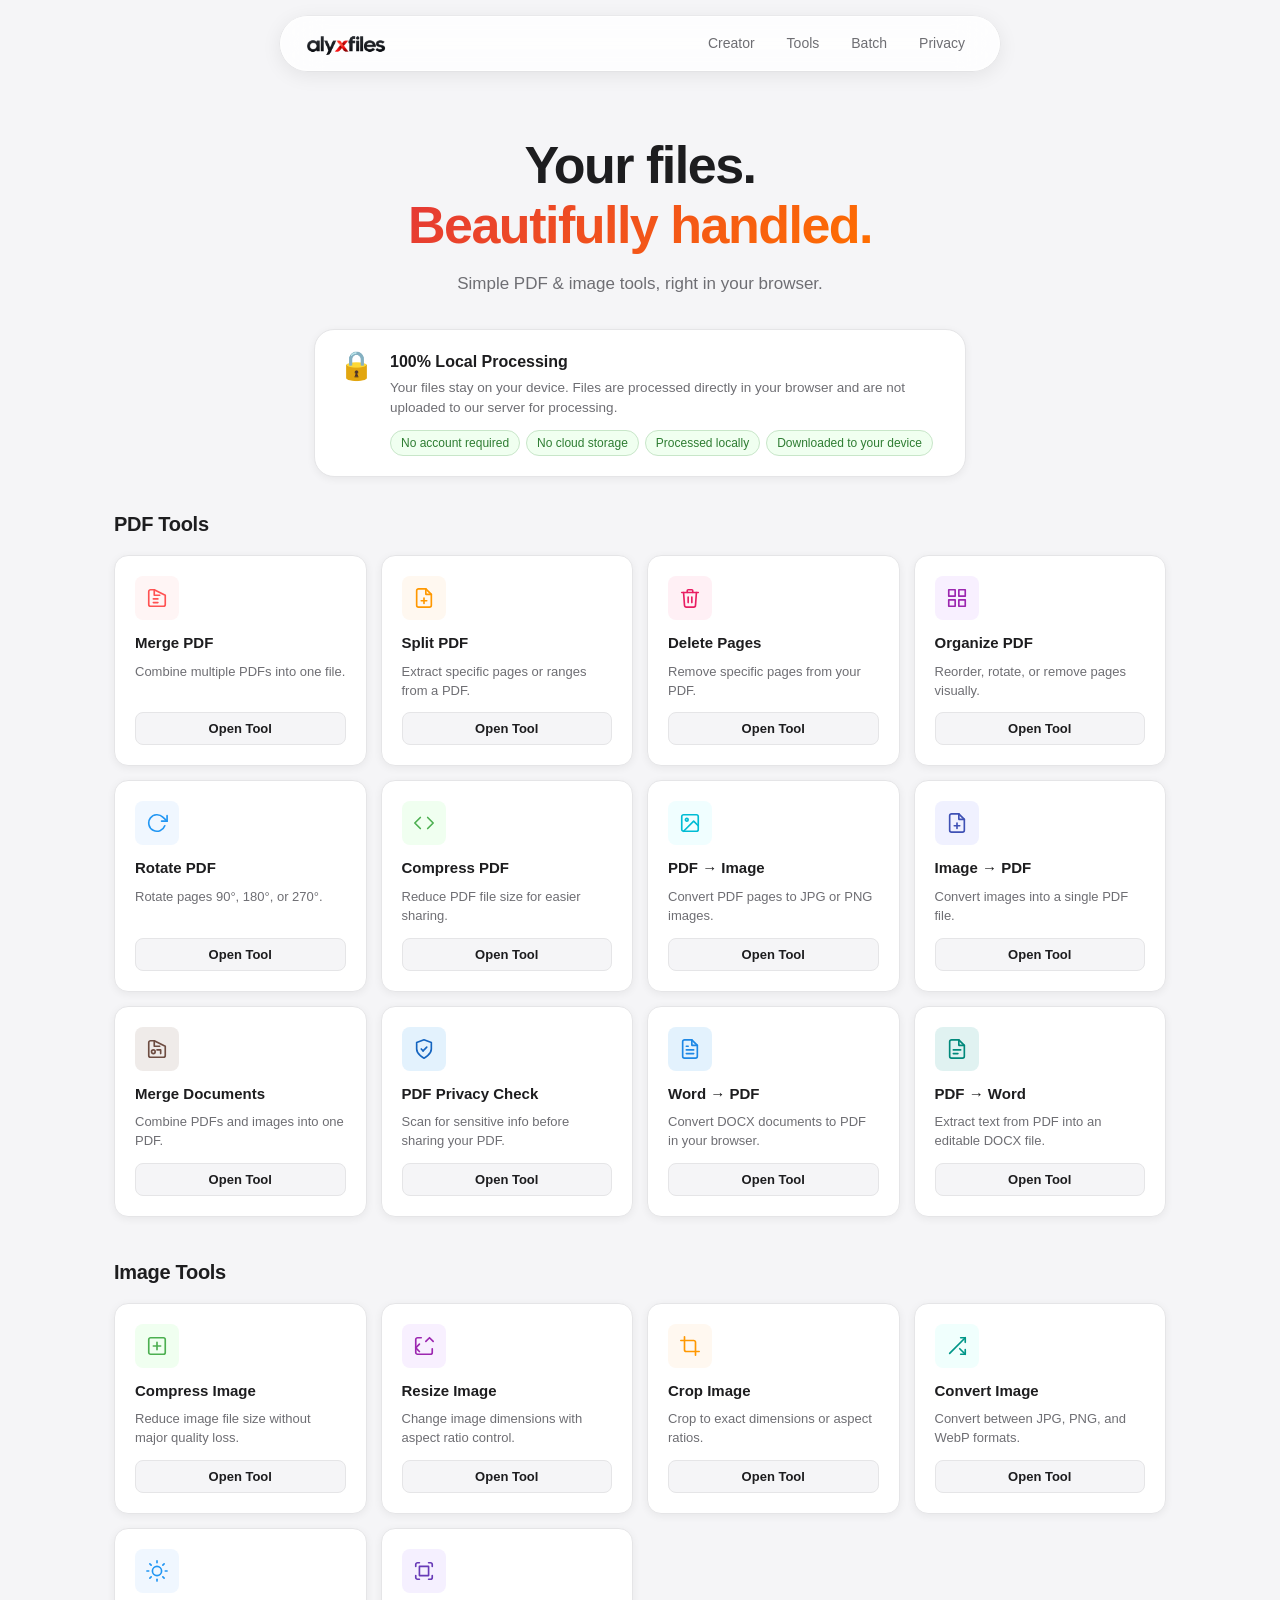
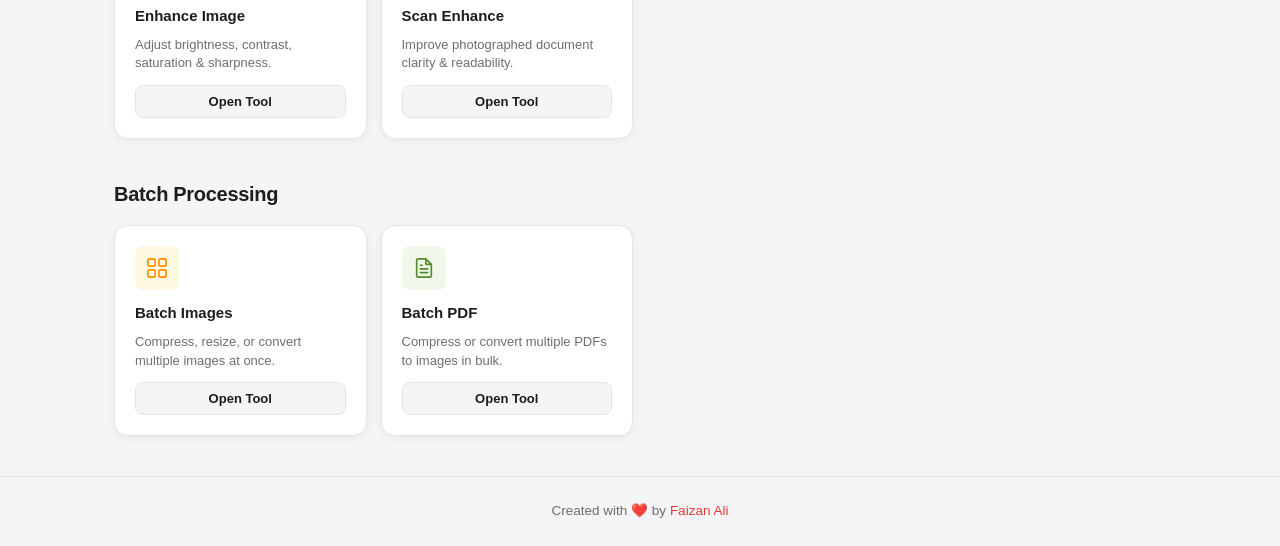
<file: index.html>
<!DOCTYPE html>
<html lang="en">

<head>
  <meta charset="UTF-8" />
  <meta name="viewport" content="width=device-width, initial-scale=1.0" />
  <meta name="description"
    content="alyxfiles – Simple PDF and image tools that run entirely in your browser. No uploads. No cloud. 100% private." />
  <title>alyxfiles – PDF & Image Tools</title>
  <link rel="stylesheet" href="./style.css" />
  <!-- PWA -->
  <link rel="manifest" href="./manifest.json">
  <meta name="theme-color" content="#E53935">
  <meta name="apple-mobile-web-app-capable" content="yes">
  <meta name="apple-mobile-web-app-status-bar-style" content="default">
  <meta name="apple-mobile-web-app-title" content="alyxfiles">
  <link rel="apple-touch-icon" href="./assets/alyxfiles-icon.png">
</head>
<link rel="icon" href="./assets/alyxfiles-icon.png" type="image/png">

<body>

  <!-- ===================== NAVIGATION ===================== -->
  <nav class="navbar" id="navbar">
    <div class="nav-inner">
      <!-- Logo -->
      <a href="#" class="nav-logo" onclick="showHome(); return false;" aria-label="alyxfiles home">
        <img src="./assets/logo.png" alt="alyxfiles logo" class="nav-logo-img"
          onerror="this.style.display='none'; this.nextElementSibling.style.display='flex';" />
        <span class="nav-logo-text" style="display:none;">aly<span class="red">x</span>files</span>
      </a>

      <!-- Desktop links -->
      <div class="nav-links" id="navLinks">
        <button type="button" class="nav-link" id="navCreatorBtn" onclick="openCreatorModal(); closeMenu();" aria-haspopup="dialog" aria-controls="creatorModalBackdrop">Creator</button>
        <a href="#tools-section" class="nav-link" onclick="closeMenu()">Tools</a>
        <a href="#batch-section" class="nav-link" onclick="closeMenu()">Batch</a>
        <a href="#privacy-section" class="nav-link" onclick="closeMenu()">Privacy</a>
        <button type="button" class="nav-link" id="pwaInstallBtn" style="display:none;" onclick="pwaInstallApp()">Install App</button>
      </div>

      <!-- Mobile hamburger -->
      <button class="nav-hamburger" id="navHamburger" onclick="toggleMenu()" aria-label="Toggle menu">
        <span></span><span></span><span></span>
      </button>
    </div>
  </nav>

  <!-- ===================== HOME PAGE ===================== -->
  <main id="homePage">

    <!-- OFFLINE STATUS NOTIFICATION -->
    <div id="offlineBanner" class="offline-banner" style="display:none;" role="status">
      <div class="offline-banner-content">
        <span class="offline-banner-icon">⚡</span>
        <span class="offline-banner-text"><strong>Offline Mode Active:</strong> You are currently offline. All cached tools run 100% locally.</span>
      </div>
    </div>

    <!-- HERO -->
    <section class="hero">
      <h1 class="hero-title">Your files.<br /><span class="hero-highlight">Beautifully handled.</span></h1>
      <p class="hero-subtitle">Simple PDF &amp; image tools, right in your browser.</p>
    </section>

    <!-- PRIVACY MESSAGE -->
    <section class="privacy-card" id="privacy-section" aria-label="Privacy information">
      <div class="privacy-inner">
        <div class="privacy-icon">🔒</div>
        <div class="privacy-content">
          <h2 class="privacy-title">100% Local Processing</h2>
          <p class="privacy-desc">Your files stay on your device. Files are processed directly in your browser and are
            not uploaded to our server for processing.</p>
          <div class="privacy-badges">
            <span class="badge">No account required</span>
            <span class="badge">No cloud storage</span>
            <span class="badge">Processed locally</span>
            <span class="badge">Downloaded to your device</span>
          </div>
        </div>
      </div>
    </section>


    <!-- PDF TOOLS -->
    <section class="tools-section" id="tools-section">
      <h2 class="section-title">PDF Tools</h2>
      <div class="tools-grid" id="pdfToolsGrid">

        <div class="tool-card" data-tool="merge-pdf" data-color="red">
          <div class="tool-icon-wrap" style="--accent:#FF5252; --accent-bg:#FFF5F5;">
            <svg class="tool-icon" viewBox="0 0 24 24" fill="none" stroke="currentColor" stroke-width="1.8"
              stroke-linecap="round" stroke-linejoin="round" aria-hidden="true">
              <path d="M9 3H5a2 2 0 0 0-2 2v14a2 2 0 0 0 2 2h14a2 2 0 0 0 2-2V9z" />
              <polyline points="9 3 9 9 15 9" />
              <path d="M13 17H8m5-4H8" />
            </svg>
          </div>
          <h3 class="tool-name">Merge PDF</h3>
          <p class="tool-desc">Combine multiple PDFs into one file.</p>
          <button class="btn-open-tool" onclick="openTool('merge-pdf')">Open Tool</button>
        </div>

        <div class="tool-card" data-tool="split-pdf" data-color="orange">
          <div class="tool-icon-wrap" style="--accent:#FF9800; --accent-bg:#FFF8F0;">
            <svg class="tool-icon" viewBox="0 0 24 24" fill="none" stroke="currentColor" stroke-width="1.8"
              stroke-linecap="round" stroke-linejoin="round" aria-hidden="true">
              <path d="M14 2H6a2 2 0 0 0-2 2v16a2 2 0 0 0 2 2h12a2 2 0 0 0 2-2V8z" />
              <polyline points="14 2 14 8 20 8" />
              <line x1="12" y1="18" x2="12" y2="12" />
              <line x1="9" y1="15" x2="15" y2="15" />
            </svg>
          </div>
          <h3 class="tool-name">Split PDF</h3>
          <p class="tool-desc">Extract specific pages or ranges from a PDF.</p>
          <button class="btn-open-tool" onclick="openTool('split-pdf')">Open Tool</button>
        </div>

        <div class="tool-card" data-tool="delete-pages" data-color="rose">
          <div class="tool-icon-wrap" style="--accent:#E91E63; --accent-bg:#FFF0F5;">
            <svg class="tool-icon" viewBox="0 0 24 24" fill="none" stroke="currentColor" stroke-width="1.8"
              stroke-linecap="round" stroke-linejoin="round" aria-hidden="true">
              <polyline points="3 6 5 6 21 6" />
              <path d="M19 6l-1 14a2 2 0 0 1-2 2H8a2 2 0 0 1-2-2L5 6" />
              <path d="M10 11v6" />
              <path d="M14 11v6" />
              <path d="M9 6V4a1 1 0 0 1 1-1h4a1 1 0 0 1 1 1v2" />
            </svg>
          </div>
          <h3 class="tool-name">Delete Pages</h3>
          <p class="tool-desc">Remove specific pages from your PDF.</p>
          <button class="btn-open-tool" onclick="openTool('delete-pages')">Open Tool</button>
        </div>

        <div class="tool-card" data-tool="organize-pdf" data-color="purple">
          <div class="tool-icon-wrap" style="--accent:#9C27B0; --accent-bg:#F8F0FF;">
            <svg class="tool-icon" viewBox="0 0 24 24" fill="none" stroke="currentColor" stroke-width="1.8"
              stroke-linecap="round" stroke-linejoin="round" aria-hidden="true">
              <rect x="3" y="3" width="7" height="7" />
              <rect x="14" y="3" width="7" height="7" />
              <rect x="14" y="14" width="7" height="7" />
              <rect x="3" y="14" width="7" height="7" />
            </svg>
          </div>
          <h3 class="tool-name">Organize PDF</h3>
          <p class="tool-desc">Reorder, rotate, or remove pages visually.</p>
          <button class="btn-open-tool" onclick="openTool('organize-pdf')">Open Tool</button>
        </div>

        <div class="tool-card" data-tool="rotate-pdf" data-color="blue">
          <div class="tool-icon-wrap" style="--accent:#2196F3; --accent-bg:#F0F7FF;">
            <svg class="tool-icon" viewBox="0 0 24 24" fill="none" stroke="currentColor" stroke-width="1.8"
              stroke-linecap="round" stroke-linejoin="round" aria-hidden="true">
              <polyline points="23 4 23 10 17 10" />
              <path d="M20.49 15a9 9 0 1 1-2.12-9.36L23 10" />
            </svg>
          </div>
          <h3 class="tool-name">Rotate PDF</h3>
          <p class="tool-desc">Rotate pages 90°, 180°, or 270°.</p>
          <button class="btn-open-tool" onclick="openTool('rotate-pdf')">Open Tool</button>
        </div>

        <div class="tool-card" data-tool="compress-pdf" data-color="green">
          <div class="tool-icon-wrap" style="--accent:#4CAF50; --accent-bg:#F0FFF0;">
            <svg class="tool-icon" viewBox="0 0 24 24" fill="none" stroke="currentColor" stroke-width="1.8"
              stroke-linecap="round" stroke-linejoin="round" aria-hidden="true">
              <polyline points="8 6 2 12 8 18" />
              <polyline points="16 6 22 12 16 18" />
            </svg>
          </div>
          <h3 class="tool-name">Compress PDF</h3>
          <p class="tool-desc">Reduce PDF file size for easier sharing.</p>
          <button class="btn-open-tool" onclick="openTool('compress-pdf')">Open Tool</button>
        </div>

        <div class="tool-card" data-tool="pdf-to-image" data-color="cyan">
          <div class="tool-icon-wrap" style="--accent:#00BCD4; --accent-bg:#F0FEFF;">
            <svg class="tool-icon" viewBox="0 0 24 24" fill="none" stroke="currentColor" stroke-width="1.8"
              stroke-linecap="round" stroke-linejoin="round" aria-hidden="true">
              <rect x="3" y="3" width="18" height="18" rx="2" />
              <circle cx="8.5" cy="8.5" r="1.5" />
              <polyline points="21 15 16 10 5 21" />
            </svg>
          </div>
          <h3 class="tool-name">PDF → Image</h3>
          <p class="tool-desc">Convert PDF pages to JPG or PNG images.</p>
          <button class="btn-open-tool" onclick="openTool('pdf-to-image')">Open Tool</button>
        </div>

        <div class="tool-card" data-tool="image-to-pdf" data-color="indigo">
          <div class="tool-icon-wrap" style="--accent:#3F51B5; --accent-bg:#F0F1FF;">
            <svg class="tool-icon" viewBox="0 0 24 24" fill="none" stroke="currentColor" stroke-width="1.8"
              stroke-linecap="round" stroke-linejoin="round" aria-hidden="true">
              <path d="M14 2H6a2 2 0 0 0-2 2v16a2 2 0 0 0 2 2h12a2 2 0 0 0 2-2V8z" />
              <polyline points="14 2 14 8 20 8" />
              <line x1="12" y1="18" x2="12" y2="12" />
              <line x1="9" y1="15" x2="15" y2="15" />
            </svg>
          </div>
          <h3 class="tool-name">Image → PDF</h3>
          <p class="tool-desc">Convert images into a single PDF file.</p>
          <button class="btn-open-tool" onclick="openTool('image-to-pdf')">Open Tool</button>
        </div>

        <div class="tool-card" data-tool="merge-documents" data-color="brown">
          <div class="tool-icon-wrap" style="--accent:#6D4C41; --accent-bg:#EFEBE9;">
            <svg class="tool-icon" viewBox="0 0 24 24" fill="none" stroke="currentColor" stroke-width="1.8"
              stroke-linecap="round" stroke-linejoin="round" aria-hidden="true">
              <path d="M9 3H5a2 2 0 0 0-2 2v14a2 2 0 0 0 2 2h14a2 2 0 0 0 2-2V9z" />
              <polyline points="9 3 9 9 15 9" />
              <circle cx="8" cy="15" r="2" />
              <polyline points="12 13 16 13 16 17" />
            </svg>
          </div>
          <h3 class="tool-name">Merge Documents</h3>
          <p class="tool-desc">Combine PDFs and images into one PDF.</p>
          <button class="btn-open-tool" onclick="openTool('merge-documents')">Open Tool</button>
        </div>

        <div class="tool-card" data-tool="privacy-check" data-color="navy">
          <div class="tool-icon-wrap" style="--accent:#1565C0; --accent-bg:#E3F2FD;">
            <svg class="tool-icon" viewBox="0 0 24 24" fill="none" stroke="currentColor" stroke-width="1.8"
              stroke-linecap="round" stroke-linejoin="round" aria-hidden="true">
              <path d="M12 22s8-4 8-10V5l-8-3-8 3v7c0 6 8 10 8 10z" />
              <line x1="9" y1="12" x2="11" y2="14" />
              <line x1="11" y1="14" x2="15" y2="10" />
            </svg>
          </div>
          <h3 class="tool-name">PDF Privacy Check</h3>
          <p class="tool-desc">Scan for sensitive info before sharing your PDF.</p>
          <button class="btn-open-tool" onclick="openTool('privacy-check')">Open Tool</button>
        </div>

        <div class="tool-card" data-tool="word-to-pdf" data-color="blue">
          <div class="tool-icon-wrap" style="--accent:#1E88E5; --accent-bg:#E3F2FD;">
            <svg class="tool-icon" viewBox="0 0 24 24" fill="none" stroke="currentColor" stroke-width="1.8"
              stroke-linecap="round" stroke-linejoin="round" aria-hidden="true">
              <path d="M14 2H6a2 2 0 0 0-2 2v16a2 2 0 0 0 2 2h12a2 2 0 0 0 2-2V8z" />
              <polyline points="14 2 14 8 20 8" />
              <line x1="16" y1="13" x2="8" y2="13" />
              <line x1="16" y1="17" x2="8" y2="17" />
              <polyline points="10 9 9 9 8 9" />
            </svg>
          </div>
          <h3 class="tool-name">Word &rarr; PDF</h3>
          <p class="tool-desc">Convert DOCX documents to PDF in your browser.</p>
          <button class="btn-open-tool" onclick="openTool('word-to-pdf')">Open Tool</button>
        </div>

        <div class="tool-card" data-tool="pdf-to-word" data-color="teal">
          <div class="tool-icon-wrap" style="--accent:#00897B; --accent-bg:#E0F2F1;">
            <svg class="tool-icon" viewBox="0 0 24 24" fill="none" stroke="currentColor" stroke-width="1.8"
              stroke-linecap="round" stroke-linejoin="round" aria-hidden="true">
              <path d="M14 2H6a2 2 0 0 0-2 2v16a2 2 0 0 0 2 2h12a2 2 0 0 0 2-2V8z" />
              <polyline points="14 2 14 8 20 8" />
              <path d="M8 13h8" />
              <path d="M8 17h5" />
            </svg>
          </div>
          <h3 class="tool-name">PDF &rarr; Word</h3>
          <p class="tool-desc">Extract text from PDF into an editable DOCX file.</p>
          <button class="btn-open-tool" onclick="openTool('pdf-to-word')">Open Tool</button>
        </div>

      </div>
    </section>

    <!-- IMAGE TOOLS -->
    <section class="tools-section">
      <h2 class="section-title">Image Tools</h2>
      <div class="tools-grid">

        <div class="tool-card" data-tool="compress-image" data-color="green">
          <div class="tool-icon-wrap" style="--accent:#4CAF50; --accent-bg:#F0FFF0;">
            <svg class="tool-icon" viewBox="0 0 24 24" fill="none" stroke="currentColor" stroke-width="1.8"
              stroke-linecap="round" stroke-linejoin="round" aria-hidden="true">
              <rect x="3" y="3" width="18" height="18" rx="2" />
              <path d="M8 12h8M12 8v8" />
            </svg>
          </div>
          <h3 class="tool-name">Compress Image</h3>
          <p class="tool-desc">Reduce image file size without major quality loss.</p>
          <button class="btn-open-tool" onclick="openTool('compress-image')">Open Tool</button>
        </div>

        <div class="tool-card" data-tool="resize-image" data-color="purple">
          <div class="tool-icon-wrap" style="--accent:#9C27B0; --accent-bg:#F8F0FF;">
            <svg class="tool-icon" viewBox="0 0 24 24" fill="none" stroke="currentColor" stroke-width="1.8"
              stroke-linecap="round" stroke-linejoin="round" aria-hidden="true">
              <path d="M21 15v4a2 2 0 0 1-2 2H5a2 2 0 0 1-2-2V5a2 2 0 0 1 2-2h4" />
              <polyline points="7 10 3 14 7 18" />
              <polyline points="14 7 18 3 22 7" />
            </svg>
          </div>
          <h3 class="tool-name">Resize Image</h3>
          <p class="tool-desc">Change image dimensions with aspect ratio control.</p>
          <button class="btn-open-tool" onclick="openTool('resize-image')">Open Tool</button>
        </div>

        <div class="tool-card" data-tool="crop-image" data-color="orange">
          <div class="tool-icon-wrap" style="--accent:#FF9800; --accent-bg:#FFF8F0;">
            <svg class="tool-icon" viewBox="0 0 24 24" fill="none" stroke="currentColor" stroke-width="1.8"
              stroke-linecap="round" stroke-linejoin="round" aria-hidden="true">
              <path d="M6 2v14a2 2 0 0 0 2 2h14" />
              <path d="M18 22V8a2 2 0 0 0-2-2H2" />
            </svg>
          </div>
          <h3 class="tool-name">Crop Image</h3>
          <p class="tool-desc">Crop to exact dimensions or aspect ratios.</p>
          <button class="btn-open-tool" onclick="openTool('crop-image')">Open Tool</button>
        </div>

        <div class="tool-card" data-tool="convert-image" data-color="teal">
          <div class="tool-icon-wrap" style="--accent:#009688; --accent-bg:#F0FFFD;">
            <svg class="tool-icon" viewBox="0 0 24 24" fill="none" stroke="currentColor" stroke-width="1.8"
              stroke-linecap="round" stroke-linejoin="round" aria-hidden="true">
              <polyline points="16 3 21 3 21 8" />
              <line x1="4" y1="20" x2="21" y2="3" />
              <polyline points="21 16 21 21 16 21" />
              <line x1="15" y1="15" x2="21" y2="21" />
            </svg>
          </div>
          <h3 class="tool-name">Convert Image</h3>
          <p class="tool-desc">Convert between JPG, PNG, and WebP formats.</p>
          <button class="btn-open-tool" onclick="openTool('convert-image')">Open Tool</button>
        </div>

        <div class="tool-card" data-tool="enhance-image" data-color="blue">
          <div class="tool-icon-wrap" style="--accent:#2196F3; --accent-bg:#F0F7FF;">
            <svg class="tool-icon" viewBox="0 0 24 24" fill="none" stroke="currentColor" stroke-width="1.8"
              stroke-linecap="round" stroke-linejoin="round" aria-hidden="true">
              <circle cx="12" cy="12" r="5" />
              <line x1="12" y1="1" x2="12" y2="3" />
              <line x1="12" y1="21" x2="12" y2="23" />
              <line x1="4.22" y1="4.22" x2="5.64" y2="5.64" />
              <line x1="18.36" y1="18.36" x2="19.78" y2="19.78" />
              <line x1="1" y1="12" x2="3" y2="12" />
              <line x1="21" y1="12" x2="23" y2="12" />
              <line x1="4.22" y1="19.78" x2="5.64" y2="18.36" />
              <line x1="18.36" y1="5.64" x2="19.78" y2="4.22" />
            </svg>
          </div>
          <h3 class="tool-name">Enhance Image</h3>
          <p class="tool-desc">Adjust brightness, contrast, saturation &amp; sharpness.</p>
          <button class="btn-open-tool" onclick="openTool('enhance-image')">Open Tool</button>
        </div>

        <div class="tool-card" data-tool="scan-enhance" data-color="violet">
          <div class="tool-icon-wrap" style="--accent:#673AB7; --accent-bg:#F5F0FF;">
            <svg class="tool-icon" viewBox="0 0 24 24" fill="none" stroke="currentColor" stroke-width="1.8"
              stroke-linecap="round" stroke-linejoin="round" aria-hidden="true">
              <path d="M3 7V5a2 2 0 0 1 2-2h2" />
              <path d="M17 3h2a2 2 0 0 1 2 2v2" />
              <path d="M21 17v2a2 2 0 0 1-2 2h-2" />
              <path d="M7 21H5a2 2 0 0 1-2-2v-2" />
              <rect x="7" y="7" width="10" height="10" />
            </svg>
          </div>
          <h3 class="tool-name">Scan Enhance</h3>
          <p class="tool-desc">Improve photographed document clarity &amp; readability.</p>
          <button class="btn-open-tool" onclick="openTool('scan-enhance')">Open Tool</button>
        </div>

      </div>
    </section>

    <!-- BATCH TOOLS -->
    <section class="tools-section" id="batch-section">
      <h2 class="section-title">Batch Processing</h2>
      <div class="tools-grid">

        <div class="tool-card" data-tool="batch-images" data-color="amber">
          <div class="tool-icon-wrap" style="--accent:#FF8F00; --accent-bg:#FFF8E1;">
            <svg class="tool-icon" viewBox="0 0 24 24" fill="none" stroke="currentColor" stroke-width="1.8"
              stroke-linecap="round" stroke-linejoin="round" aria-hidden="true">
              <rect x="2" y="2" width="8" height="8" rx="2" />
              <rect x="14" y="2" width="8" height="8" rx="2" />
              <rect x="2" y="14" width="8" height="8" rx="2" />
              <rect x="14" y="14" width="8" height="8" rx="2" />
            </svg>
          </div>
          <h3 class="tool-name">Batch Images</h3>
          <p class="tool-desc">Compress, resize, or convert multiple images at once.</p>
          <button class="btn-open-tool" onclick="openTool('batch-images')">Open Tool</button>
        </div>

        <div class="tool-card" data-tool="batch-pdf" data-color="lime">
          <div class="tool-icon-wrap" style="--accent:#558B2F; --accent-bg:#F1F8E9;">
            <svg class="tool-icon" viewBox="0 0 24 24" fill="none" stroke="currentColor" stroke-width="1.8"
              stroke-linecap="round" stroke-linejoin="round" aria-hidden="true">
              <path d="M14 2H6a2 2 0 0 0-2 2v16a2 2 0 0 0 2 2h12a2 2 0 0 0 2-2V8z" />
              <polyline points="14 2 14 8 20 8" />
              <line x1="8" y1="13" x2="16" y2="13" />
              <line x1="8" y1="17" x2="16" y2="17" />
              <polyline points="10 9 9 9 8 9" />
            </svg>
          </div>
          <h3 class="tool-name">Batch PDF</h3>
          <p class="tool-desc">Compress or convert multiple PDFs to images in bulk.</p>
          <button class="btn-open-tool" onclick="openTool('batch-pdf')">Open Tool</button>
        </div>

      </div>
    </section>

    <!-- FOOTER -->
    <footer class="footer">
      <p>Created with ❤️ by <a href="https://www.instagram.com/faiizanaly" target="_blank" rel="noopener noreferrer"
          class="footer-link">Faizan Ali</a></p>
    </footer>

  </main>

  <!-- ===================== TOOL WORKSPACE ===================== -->
  <div id="toolWorkspace" class="tool-workspace" style="display:none;" role="main" aria-label="Tool workspace">

    <!-- Tool Header -->
    <div class="workspace-header">
      <button class="btn-back" onclick="showHome()" aria-label="Back to home">
        <svg width="20" height="20" viewBox="0 0 24 24" fill="none" stroke="currentColor" stroke-width="2"
          stroke-linecap="round" stroke-linejoin="round" aria-hidden="true">
          <polyline points="15 18 9 12 15 6" />
        </svg>
        Back
      </button>
      <div class="workspace-title-area">
        <div class="workspace-tool-icon" id="workspaceIcon"></div>
        <h1 class="workspace-title" id="workspaceTitle">Tool Name</h1>
      </div>
    </div>

    <!-- Tool Content — each tool renders here -->
    <div class="workspace-body" id="workspaceBody"></div>

  </div>

  <!-- ===================== CREATOR PROFILE MODAL ===================== -->
  <div id="creatorModalBackdrop" class="creator-modal-backdrop" role="dialog" aria-modal="true" aria-labelledby="creatorName" aria-describedby="creatorRole" aria-hidden="true">
    <div class="creator-card" id="creatorCard">
      <button type="button" class="creator-modal-close" id="closeCreatorModal" aria-label="Close creator profile popup" onclick="closeCreatorModal()">
        <svg width="18" height="18" viewBox="0 0 24 24" fill="none" stroke="currentColor" stroke-width="2.2" stroke-linecap="round" stroke-linejoin="round" aria-hidden="true">
          <line x1="18" y1="6" x2="6" y2="18"></line>
          <line x1="6" y1="6" x2="18" y2="18"></line>
        </svg>
      </button>

      <div class="creator-avatar-wrap">
        <img src="./assets/faizanali_creator.png" alt="Faizan Ali" class="creator-avatar" width="96" height="96" loading="eager" />
      </div>

      <div class="creator-info">
        <h2 class="creator-name" id="creatorName">Faizan Ali</h2>
        <div class="creator-role-badge" id="creatorRole">
          <span class="creator-role-dot" aria-hidden="true"></span>
          <span>Creator &amp; Developer</span>
        </div>
      </div>

      <div class="creator-divider" aria-hidden="true"></div>

      <div class="creator-socials" aria-label="Creator social links">
        <!-- Placeholder: Replace with actual GitHub profile URL -->
        <a href="https://github.com/faiizanaly" target="_blank" rel="noopener noreferrer" class="creator-social-btn" aria-label="Faizan Ali on GitHub">
          <svg class="creator-social-icon" width="18" height="18" viewBox="0 0 24 24" fill="none" stroke="currentColor" stroke-width="2" stroke-linecap="round" stroke-linejoin="round" aria-hidden="true">
            <path d="M9 19c-5 1.5-5-2.5-7-3m14 6v-3.87a3.37 3.37 0 0 0-.94-2.61c3.14-.35 6.44-1.54 6.44-7A5.44 5.44 0 0 0 20 4.77 5.07 5.07 0 0 0 19.91 1S18.73.65 16 2.48a13.38 13.38 0 0 0-7 0C6.27.65 5.09 1 5.09 1A5.07 5.07 0 0 0 5 4.77a5.44 5.44 0 0 0-1.5 3.78c0 5.42 3.3 6.61 6.44 7A3.37 3.37 0 0 0 9 18.13V22"></path>
          </svg>
          <span class="creator-social-name">GitHub</span>
          <svg class="creator-social-arrow" width="14" height="14" viewBox="0 0 24 24" fill="none" stroke="currentColor" stroke-width="2" stroke-linecap="round" stroke-linejoin="round" aria-hidden="true">
            <line x1="7" y1="17" x2="17" y2="7"></line>
            <polyline points="7 7 17 7 17 17"></polyline>
          </svg>
        </a>

        <a href="https://www.instagram.com/faiizanaly/" target="_blank" rel="noopener noreferrer" class="creator-social-btn" aria-label="Faizan Ali on Instagram">
          <svg class="creator-social-icon" width="18" height="18" viewBox="0 0 24 24" fill="none" stroke="currentColor" stroke-width="2" stroke-linecap="round" stroke-linejoin="round" aria-hidden="true">
            <rect x="2" y="2" width="20" height="20" rx="5" ry="5"></rect>
            <path d="M16 11.37A4 4 0 1 1 12.63 8 4 4 0 0 1 16 11.37z"></path>
            <line x1="17.5" y1="6.5" x2="17.51" y2="6.5"></line>
          </svg>
          <span class="creator-social-name">Instagram</span>
          <svg class="creator-social-arrow" width="14" height="14" viewBox="0 0 24 24" fill="none" stroke="currentColor" stroke-width="2" stroke-linecap="round" stroke-linejoin="round" aria-hidden="true">
            <line x1="7" y1="17" x2="17" y2="7"></line>
            <polyline points="7 7 17 7 17 17"></polyline>
          </svg>
        </a>

        <a href="https://www.linkedin.com/in/faiizanaly/" target="_blank" rel="noopener noreferrer" class="creator-social-btn" aria-label="Faizan Ali on LinkedIn">
          <svg class="creator-social-icon" width="18" height="18" viewBox="0 0 24 24" fill="none" stroke="currentColor" stroke-width="2" stroke-linecap="round" stroke-linejoin="round" aria-hidden="true">
            <path d="M16 8a6 6 0 0 1 6 6v7h-4v-7a2 2 0 0 0-2-2 2 2 0 0 0-2 2v7h-4v-7a6 6 0 0 1 6-6z"></path>
            <rect x="2" y="9" width="4" height="12"></rect>
            <circle cx="4" cy="4" r="2"></circle>
          </svg>
          <span class="creator-social-name">LinkedIn</span>
          <svg class="creator-social-arrow" width="14" height="14" viewBox="0 0 24 24" fill="none" stroke="currentColor" stroke-width="2" stroke-linecap="round" stroke-linejoin="round" aria-hidden="true">
            <line x1="7" y1="17" x2="17" y2="7"></line>
            <polyline points="7 7 17 7 17 17"></polyline>
          </svg>
        </a>
      </div>
    </div>
  </div>

  <!-- Load PDF libraries only when needed (loaded dynamically in script.js) -->
  <script src="./script.js" defer></script>

  <!-- PWA: Service Worker registration & install prompt -->
  <script>
  // Register service worker for PWA support
  if ('serviceWorker' in navigator) {
    window.addEventListener('load', function() {
      navigator.serviceWorker.register('./sw.js').then(function(reg) {
        console.log('[PWA] SW registered');
        reg.addEventListener('updatefound', function() {
          const newWorker = reg.installing;
          newWorker.addEventListener('statechange', function() {
            if (newWorker.state === 'activated' && navigator.serviceWorker.controller) {
              // Show update notification
              if (confirm('alyxfiles has been updated! Reload to get the latest version?')) {
                window.location.reload();
              }
            }
          });
        });
      }).catch(function(err) {
        console.log('[PWA] SW registration failed:', err);
      });
    });
  }

  // Handle PWA install prompt
  let pwaInstallPrompt = null;
  window.addEventListener('beforeinstallprompt', function(e) {
    e.preventDefault();
    pwaInstallPrompt = e;
    const btn = document.getElementById('pwaInstallBtn');
    if (btn) btn.style.display = '';
  });

  function pwaInstallApp() {
    if (!pwaInstallPrompt) return;
    pwaInstallPrompt.prompt();
    pwaInstallPrompt.userChoice.then(function(result) {
      pwaInstallPrompt = null;
      const btn = document.getElementById('pwaInstallBtn');
      if (btn) btn.style.display = 'none';
    });
  }

  window.addEventListener('appinstalled', function() {
    const btn = document.getElementById('pwaInstallBtn');
    if (btn) btn.style.display = 'none';
    pwaInstallPrompt = null;
  });

  // Offline status indicator
  function updateOnlineStatus() {
    const banner = document.getElementById('offlineBanner');
    if (banner) {
      banner.style.display = navigator.onLine ? 'none' : 'block';
    }
  }
  window.addEventListener('online', updateOnlineStatus);
  window.addEventListener('offline', updateOnlineStatus);
  updateOnlineStatus();
  </script>

</body>

</html>
</file>
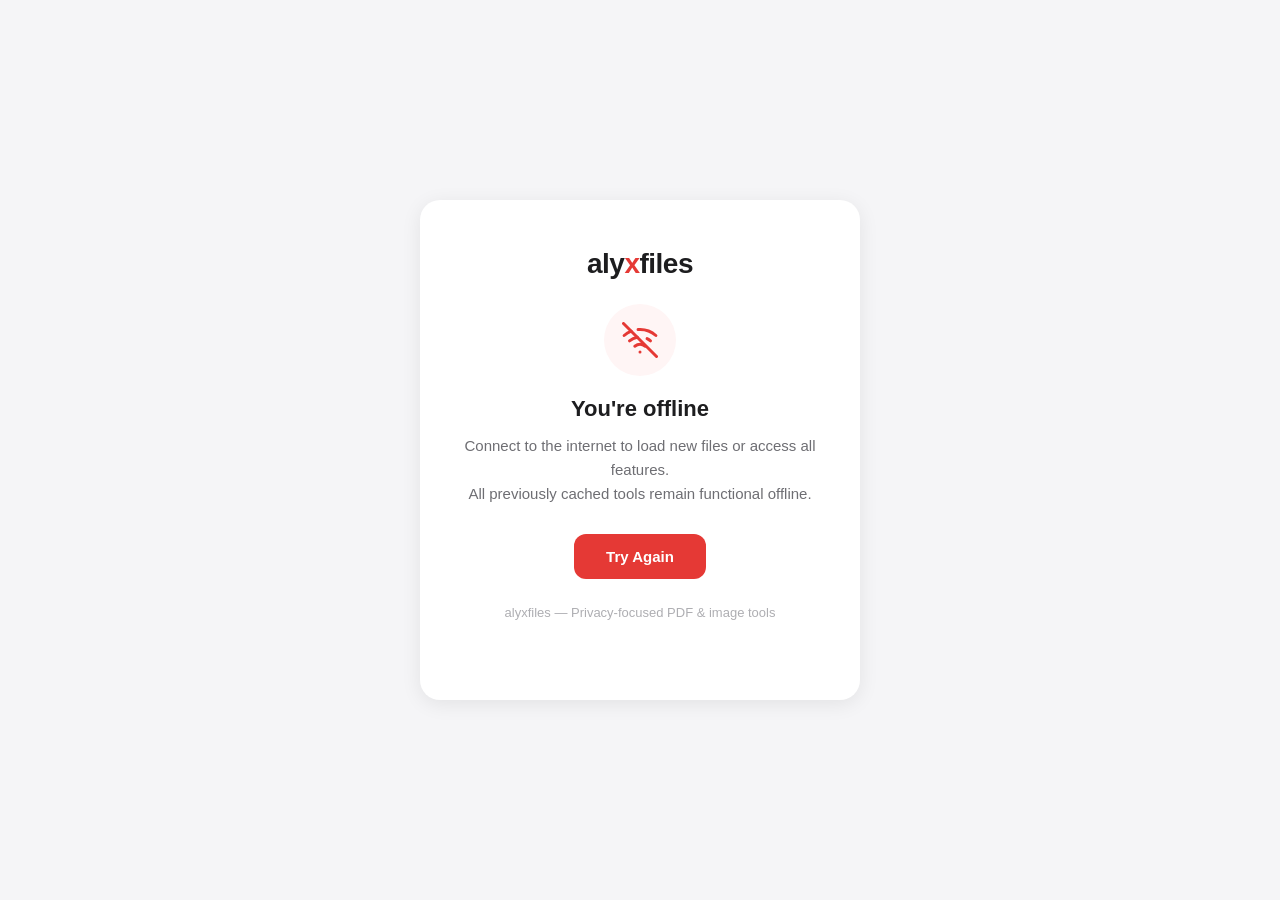
<file: offline.html>
<!DOCTYPE html>
<html lang="en">
<head>
  <meta charset="UTF-8" />
  <meta name="viewport" content="width=device-width, initial-scale=1.0" />
  <title>You're Offline – alyxfiles</title>
  <style>
    *, *::before, *::after { box-sizing: border-box; margin: 0; padding: 0; }

    body {
      font-family: -apple-system, BlinkMacSystemFont, "Segoe UI", Roboto, Helvetica, Arial, sans-serif;
      background: #F5F5F7;
      color: #1d1d1f;
      min-height: 100vh;
      display: flex;
      flex-direction: column;
      align-items: center;
      justify-content: center;
      padding: 24px;
      text-align: center;
    }

    .card {
      background: #fff;
      border-radius: 20px;
      box-shadow: 0 4px 20px rgba(0, 0, 0, 0.08);
      padding: 48px 40px;
      max-width: 440px;
      width: 100%;
    }

    .logo {
      font-size: 28px;
      font-weight: 700;
      letter-spacing: -0.5px;
      color: #1d1d1f;
      margin-bottom: 24px;
      display: inline-block;
    }

    .logo span {
      color: #E53935;
    }

    .icon-wrap {
      width: 72px;
      height: 72px;
      background: #FFF5F5;
      border-radius: 50%;
      display: flex;
      align-items: center;
      justify-content: center;
      margin: 0 auto 20px;
      color: #E53935;
    }

    h1 {
      font-size: 22px;
      font-weight: 700;
      margin-bottom: 12px;
      color: #1d1d1f;
    }

    p {
      font-size: 15px;
      line-height: 1.6;
      color: #6e6e73;
      margin-bottom: 28px;
    }

    .btn {
      display: inline-block;
      background: #E53935;
      color: #fff;
      border: none;
      border-radius: 12px;
      padding: 14px 32px;
      font-size: 15px;
      font-weight: 600;
      cursor: pointer;
      font-family: inherit;
      transition: background 0.15s ease, transform 0.1s ease;
      text-decoration: none;
    }

    .btn:hover {
      background: #c62828;
      transform: translateY(-1px);
    }

    .btn:active {
      transform: translateY(0);
    }

    .footer-note {
      margin-top: 24px;
      font-size: 13px;
      color: #aeaeb2;
    }
  </style>
</head>
<body>
  <div class="card">
    <div class="logo">aly<span>x</span>files</div>
    <div class="icon-wrap">
      <svg width="36" height="36" viewBox="0 0 24 24" fill="none" stroke="currentColor" stroke-width="2" stroke-linecap="round" stroke-linejoin="round">
        <line x1="1" y1="1" x2="23" y2="23"></line>
        <path d="M16.72 11.06A10.94 10.94 0 0 1 19 12.55"></path>
        <path d="M5 12.55a10.94 10.94 0 0 1 5.17-2.39"></path>
        <path d="M10.71 5.05A16 16 0 0 1 22.58 9"></path>
        <path d="M1.42 9a15.91 15.91 0 0 1 4.7-2.88"></path>
        <path d="M8.53 16.11a6 6 0 0 1 6.95 0"></path>
        <line x1="12" y1="20" x2="12.01" y2="20"></line>
      </svg>
    </div>
    <h1>You're offline</h1>
    <p>Connect to the internet to load new files or access all features.<br />All previously cached tools remain functional offline.</p>
    <button class="btn" onclick="window.location.reload()">Try Again</button>
    <p class="footer-note">alyxfiles — Privacy-focused PDF &amp; image tools</p>
  </div>
</body>
</html>
</file>
<file: style.css>
/* ============================================================
   alyxfiles – style.css
   Apple-inspired premium utility website
   Written for beginners – easy to read and understand
   ============================================================ */

/* ============================================================
   CSS VARIABLES (Colors, Spacing, Radius)
   ============================================================ */
:root {
  /* Colors */
  --bg-main: #F5F5F7;
  --bg-card: #FFFFFF;
  --text-primary: #1D1D1F;
  --text-secondary: #6E6E73;
  --border-color: #E5E5E7;
  --brand-red: #E53935;

  /* Spacing */
  --gap-sm: 8px;
  --gap-md: 16px;
  --gap-lg: 24px;
  --gap-xl: 40px;

  /* Border radius */
  --radius-sm: 8px;
  --radius-md: 14px;
  --radius-lg: 20px;
  --radius-xl: 28px;

  /* Shadows */
  --shadow-sm: 0 2px 8px rgba(0, 0, 0, 0.06);
  --shadow-md: 0 4px 20px rgba(0, 0, 0, 0.08);
  --shadow-lg: 0 8px 32px rgba(0, 0, 0, 0.12);

  /* Navbar height (used for padding-top so content isn't hidden behind it) */
  --navbar-height: 64px;
}

/* ============================================================
   BASIC RESET & SETTINGS
   ============================================================ */
*,
*::before,
*::after {
  box-sizing: border-box;
  margin: 0;
  padding: 0;
}

html {
  scroll-behavior: smooth;
  font-size: 16px;
}

body {
  font-family: -apple-system, BlinkMacSystemFont, "Segoe UI", Roboto, Helvetica, Arial, sans-serif;
  background-color: var(--bg-main);
  color: var(--text-primary);
  line-height: 1.5;
  -webkit-font-smoothing: antialiased;
  min-height: 100vh;
}

a {
  color: inherit;
  text-decoration: none;
}

button {
  font-family: inherit;
  cursor: pointer;
  border: none;
  background: none;
}

ul {
  list-style: none;
}

/* Focus ring for keyboard navigation */
:focus-visible {
  outline: 3px solid var(--brand-red);
  outline-offset: 2px;
  border-radius: var(--radius-sm);
}

/* ============================================================
   NAVIGATION — Floating island style
   ============================================================ */
.navbar {
  position: fixed;
  top: 16px;
  left: 50%;
  transform: translateX(-50%);
  z-index: 1000;
  width: calc(100% - 32px);
  max-width: 720px;
}

.nav-inner {
  display: flex;
  align-items: center;
  justify-content: space-between;
  padding: 10px 20px;
  background: rgba(255, 255, 255, 0.82);
  backdrop-filter: blur(20px);
  -webkit-backdrop-filter: blur(20px);
  border: 1px solid rgba(255, 255, 255, 0.6);
  border-radius: var(--radius-xl);
  box-shadow: var(--shadow-md), 0 0 0 0.5px rgba(0, 0, 0, 0.06);
}

/* Logo */
.nav-logo {
  display: flex;
  align-items: center;
  gap: 8px;
  flex-shrink: 0;
}

.nav-logo-img {
  height: 30px;
  width: auto;
  object-fit: contain;
}

.nav-logo-text {
  font-size: 18px;
  font-weight: 700;
  color: var(--text-primary);
  letter-spacing: -0.3px;
}

/* Desktop nav links */
.nav-links {
  display: flex;
  align-items: center;
  gap: 4px;
}

.nav-link {
  font-size: 14px;
  font-weight: 500;
  color: var(--text-secondary);
  padding: 6px 14px;
  border-radius: 20px;
  transition: color 0.2s, background 0.2s;
}

.nav-link:hover {
  color: var(--text-primary);
  background: rgba(0, 0, 0, 0.04);
}

button.nav-link {
  font-family: inherit;
  line-height: inherit;
  border: none;
  background: none;
  cursor: pointer;
  display: inline-block;
  text-align: center;
}

/* Mobile hamburger */
.nav-hamburger {
  display: none;
  flex-direction: column;
  gap: 4px;
  padding: 6px;
  border-radius: var(--radius-sm);
  transition: background 0.2s;
}

.nav-hamburger span {
  display: block;
  width: 22px;
  height: 2px;
  background: var(--text-primary);
  border-radius: 2px;
  transition: transform 0.25s, opacity 0.25s;
}

.nav-hamburger:hover {
  background: rgba(0, 0, 0, 0.05);
}

/* Mobile nav open state */
.nav-hamburger.open span:nth-child(1) {
  transform: translateY(6px) rotate(45deg);
}

.nav-hamburger.open span:nth-child(2) {
  opacity: 0;
}

.nav-hamburger.open span:nth-child(3) {
  transform: translateY(-6px) rotate(-45deg);
}

/* ============================================================
   HERO
   ============================================================ */
#homePage {
  padding-top: calc(var(--navbar-height) + 24px);
}

.hero {
  text-align: center;
  padding: 48px 24px 32px;
  max-width: 600px;
  margin: 0 auto;
}

.hero-title {
  font-size: clamp(32px, 6vw, 52px);
  font-weight: 700;
  color: var(--text-primary);
  letter-spacing: -1.5px;
  line-height: 1.15;
  margin-bottom: 14px;
}

.hero-highlight {
  background: linear-gradient(135deg, #E53935, #FF6F00);
  -webkit-background-clip: text;
  -webkit-text-fill-color: transparent;
  background-clip: text;
}

.hero-subtitle {
  font-size: 17px;
  color: var(--text-secondary);
  max-width: 380px;
  margin: 0 auto;
  line-height: 1.6;
}

/* ============================================================
   PRIVACY CARD
   ============================================================ */
.privacy-card {
  max-width: 700px;
  margin: 0 auto 32px;
  padding: 0 24px;
}

.privacy-inner {
  display: flex;
  align-items: flex-start;
  gap: var(--gap-md);
  background: var(--bg-card);
  border: 1px solid var(--border-color);
  border-radius: var(--radius-lg);
  padding: 20px 24px;
  box-shadow: var(--shadow-sm);
}

.privacy-icon {
  font-size: 28px;
  flex-shrink: 0;
  line-height: 1;
  margin-top: 2px;
}

.privacy-title {
  font-size: 16px;
  font-weight: 700;
  color: var(--text-primary);
  margin-bottom: 4px;
}

.privacy-desc {
  font-size: 13.5px;
  color: var(--text-secondary);
  line-height: 1.5;
  margin-bottom: 12px;
}

.privacy-badges {
  display: flex;
  flex-wrap: wrap;
  gap: 6px;
}

.badge {
  font-size: 12px;
  font-weight: 500;
  color: #2E7D32;
  background: #F0FFF0;
  border: 1px solid #C8E6C9;
  padding: 3px 10px;
  border-radius: 20px;
}


.file-items {
  display: flex;
  flex-direction: column;
  gap: 6px;
}

.file-item {
  display: flex;
  align-items: center;
  gap: 10px;
  padding: 8px 12px;
  background: var(--bg-main);
  border-radius: var(--radius-sm);
  font-size: 13.5px;
}

.file-item-icon {
  font-size: 16px;
  flex-shrink: 0;
}

.file-item-name {
  flex: 1;
  min-width: 0;
  overflow: hidden;
  text-overflow: ellipsis;
  white-space: nowrap;
  font-weight: 500;
}

.file-item-size {
  font-size: 12px;
  color: var(--text-secondary);
  flex-shrink: 0;
}

.file-item-remove {
  font-size: 16px;
  color: var(--text-secondary);
  line-height: 1;
  padding: 2px 4px;
  border-radius: 4px;
  flex-shrink: 0;
  transition: color 0.2s, background 0.2s;
}

.file-item-remove:hover {
  color: var(--brand-red);
  background: rgba(229, 57, 53, 0.08);
}

/* ============================================================
   TOOLS SECTION
   ============================================================ */
.tools-section {
  max-width: 1100px;
  margin: 0 auto 40px;
  padding: 0 24px;
}

.section-title {
  font-size: 20px;
  font-weight: 700;
  color: var(--text-primary);
  margin-bottom: 16px;
  letter-spacing: -0.3px;
}

.tools-grid {
  display: grid;
  grid-template-columns: repeat(auto-fill, minmax(220px, 1fr));
  gap: 14px;
}

.tool-card {
  background: var(--bg-card);
  border: 1px solid var(--border-color);
  border-radius: var(--radius-md);
  padding: 20px;
  display: flex;
  flex-direction: column;
  gap: 8px;
  box-shadow: var(--shadow-sm);
  transition: transform 0.2s, box-shadow 0.2s, border-color 0.2s;
  cursor: pointer;
}

.tool-card:hover {
  transform: translateY(-3px);
  box-shadow: var(--shadow-md);
  border-color: #D0D0D5;
}

.tool-icon-wrap {
  width: 44px;
  height: 44px;
  display: flex;
  align-items: center;
  justify-content: center;
  background: var(--accent-bg, #F5F5F7);
  border-radius: var(--radius-sm);
  margin-bottom: 4px;
  color: var(--accent, #1D1D1F);
}

.tool-icon {
  width: 22px;
  height: 22px;
}

.tool-name {
  font-size: 15px;
  font-weight: 600;
  color: var(--text-primary);
}

.tool-desc {
  font-size: 13px;
  color: var(--text-secondary);
  line-height: 1.45;
  flex: 1;
}

.btn-open-tool {
  font-size: 13px;
  font-weight: 600;
  color: var(--text-primary);
  background: var(--bg-main);
  border: 1px solid var(--border-color);
  padding: 8px 14px;
  border-radius: var(--radius-sm);
  margin-top: 4px;
  transition: background 0.2s, border-color 0.2s, transform 0.15s;
  text-align: center;
}

.btn-open-tool:hover {
  background: var(--accent-bg, #EFEFEF);
  border-color: var(--accent, #CCC);
  transform: translateY(-1px);
}

/* ============================================================
   FOOTER
   ============================================================ */
.footer {
  text-align: center;
  padding: 24px;
  font-size: 13.5px;
  color: var(--text-secondary);
  border-top: 1px solid var(--border-color);
  margin-top: 16px;
}

.footer-link {
  color: var(--brand-red);
  font-weight: 500;
  transition: opacity 0.2s;
}

.footer-link:hover {
  opacity: 0.75;
}

/* ============================================================
   TOOL WORKSPACE
   ============================================================ */
.tool-workspace {
  min-height: 100vh;
  padding-top: calc(var(--navbar-height) + 40px);
  padding-bottom: 60px;
}

.workspace-header {
  max-width: 800px;
  margin: 0 auto 28px;
  padding: 0 24px;
  display: flex;
  align-items: center;
  gap: 16px;
}

.btn-back {
  display: flex;
  align-items: center;
  gap: 5px;
  font-size: 14px;
  font-weight: 500;
  color: var(--text-secondary);
  padding: 8px 14px;
  border-radius: 20px;
  background: var(--bg-card);
  border: 1px solid var(--border-color);
  transition: color 0.2s, background 0.2s;
  flex-shrink: 0;
}

.btn-back:hover {
  color: var(--text-primary);
  background: #EDEDED;
}

.workspace-title-area {
  display: flex;
  align-items: center;
  gap: 10px;
}

.workspace-tool-icon {
  width: 36px;
  height: 36px;
  display: flex;
  align-items: center;
  justify-content: center;
  border-radius: var(--radius-sm);
  font-size: 18px;
}

.workspace-title {
  font-size: 22px;
  font-weight: 700;
  color: var(--text-primary);
  letter-spacing: -0.3px;
}

.workspace-body {
  max-width: 800px;
  margin: 0 auto;
  padding: 0 24px;
}

/* ============================================================
   TOOL UPLOAD AREA (inside workspace)
   ============================================================ */
.tool-upload {
  background: var(--bg-card);
  border: 1.5px dashed var(--border-color);
  border-radius: var(--radius-lg);
  padding: 36px 24px;
  text-align: center;
  cursor: pointer;
  transition: border-color 0.2s, background 0.2s;
  margin-bottom: 20px;
}

.tool-upload:hover,
.tool-upload.drag-over {
  border-color: var(--tool-accent, var(--brand-red));
  background: rgba(0, 0, 0, 0.01);
}

.tool-upload input {
  display: none;
}

.tool-upload p {
  font-size: 14px;
  color: var(--text-secondary);
  margin-top: 8px;
}

.tool-upload .upload-label {
  font-size: 16px;
  font-weight: 600;
  color: var(--text-primary);
  margin-bottom: 6px;
  display: block;
}

/* ============================================================
   TOOL OPTIONS PANEL
   ============================================================ */
.tool-options {
  background: var(--bg-card);
  border: 1px solid var(--border-color);
  border-radius: var(--radius-md);
  padding: 20px;
  margin-bottom: 20px;
}

.option-group {
  margin-bottom: 16px;
}

.option-group:last-child {
  margin-bottom: 0;
}

.option-label {
  font-size: 13px;
  font-weight: 600;
  color: var(--text-secondary);
  margin-bottom: 8px;
  display: block;
  text-transform: uppercase;
  letter-spacing: 0.5px;
}

.option-input {
  width: 100%;
  padding: 10px 14px;
  font-size: 14px;
  font-family: inherit;
  color: var(--text-primary);
  background: var(--bg-main);
  border: 1px solid var(--border-color);
  border-radius: var(--radius-sm);
  transition: border-color 0.2s;
}

.option-input:focus {
  outline: none;
  border-color: var(--tool-accent, var(--brand-red));
}

.option-input-row {
  display: flex;
  gap: 10px;
  align-items: center;
}

.option-input-row .option-input {
  flex: 1;
}

.option-input-row label {
  font-size: 13px;
  color: var(--text-secondary);
  white-space: nowrap;
}

/* Radio / button groups */
.btn-group {
  display: flex;
  flex-wrap: wrap;
  gap: 8px;
}

.btn-choice {
  font-size: 13.5px;
  font-weight: 500;
  color: var(--text-secondary);
  background: var(--bg-main);
  border: 1.5px solid var(--border-color);
  padding: 7px 16px;
  border-radius: var(--radius-sm);
  transition: color 0.2s, border-color 0.2s, background 0.2s;
}

.btn-choice:hover {
  border-color: var(--tool-accent, var(--brand-red));
  color: var(--tool-accent, var(--brand-red));
}

.btn-choice.active {
  color: var(--tool-accent, var(--brand-red));
  background: var(--tool-accent-bg, rgba(229, 57, 53, 0.07));
  border-color: var(--tool-accent, var(--brand-red));
  font-weight: 600;
}

/* Range sliders */
.range-group {
  display: flex;
  align-items: center;
  gap: 12px;
}

.range-group input[type="range"] {
  flex: 1;
  height: 4px;
  -webkit-appearance: none;
  appearance: none;
  background: var(--border-color);
  border-radius: 4px;
  outline: none;
}

.range-group input[type="range"]::-webkit-slider-thumb {
  -webkit-appearance: none;
  width: 18px;
  height: 18px;
  border-radius: 50%;
  background: var(--tool-accent, var(--brand-red));
  cursor: pointer;
  box-shadow: 0 1px 4px rgba(0, 0, 0, 0.2);
}

.range-value {
  font-size: 13px;
  font-weight: 600;
  color: var(--text-primary);
  min-width: 36px;
  text-align: right;
}

/* Checkbox */
.checkbox-row {
  display: flex;
  align-items: center;
  gap: 8px;
  cursor: pointer;
}

.checkbox-row input[type="checkbox"] {
  width: 16px;
  height: 16px;
  accent-color: var(--tool-accent, var(--brand-red));
  cursor: pointer;
}

.checkbox-row span {
  font-size: 13.5px;
  color: var(--text-primary);
}

/* ============================================================
   PROCESS BUTTON
   ============================================================ */
.btn-process {
  width: 100%;
  padding: 14px;
  font-size: 16px;
  font-weight: 700;
  color: white;
  background: var(--tool-accent, var(--brand-red));
  border: none;
  border-radius: var(--radius-md);
  margin-bottom: 20px;
  transition: opacity 0.2s, transform 0.15s;
  display: flex;
  align-items: center;
  justify-content: center;
  gap: 8px;
}

.btn-process:hover:not(:disabled) {
  opacity: 0.88;
  transform: translateY(-1px);
}

.btn-process:disabled {
  opacity: 0.5;
  cursor: not-allowed;
}

/* ============================================================
   LOADING STATE
   ============================================================ */
.loading-state {
  text-align: center;
  padding: 32px;
  color: var(--text-secondary);
}

.spinner {
  width: 36px;
  height: 36px;
  border: 3px solid var(--border-color);
  border-top-color: var(--tool-accent, var(--brand-red));
  border-radius: 50%;
  animation: spin 0.8s linear infinite;
  margin: 0 auto 12px;
}

@keyframes spin {
  to {
    transform: rotate(360deg);
  }
}

/* ============================================================
   RESULT / DOWNLOAD AREA
   ============================================================ */
.result-area {
  background: var(--bg-card);
  border: 1px solid var(--border-color);
  border-radius: var(--radius-md);
  padding: 24px;
  text-align: center;
  animation: fadeSlideIn 0.35s ease;
}

@keyframes fadeSlideIn {
  from {
    opacity: 0;
    transform: translateY(12px);
  }

  to {
    opacity: 1;
    transform: translateY(0);
  }
}

.result-success-icon {
  font-size: 36px;
  margin-bottom: 10px;
}

.result-title {
  font-size: 18px;
  font-weight: 700;
  color: var(--text-primary);
  margin-bottom: 16px;
}

.result-stats {
  display: flex;
  justify-content: center;
  flex-wrap: wrap;
  gap: 20px;
  margin-bottom: 24px;
}

.result-stat {
  text-align: center;
}

.result-stat-label {
  font-size: 11px;
  font-weight: 600;
  color: var(--text-secondary);
  text-transform: uppercase;
  letter-spacing: 0.5px;
  margin-bottom: 3px;
}

.result-stat-value {
  font-size: 18px;
  font-weight: 700;
  color: var(--text-primary);
}

.result-stat-value.saved {
  color: #2E7D32;
}

/* Big download button */
.btn-download {
  display: flex;
  align-items: center;
  justify-content: center;
  gap: 8px;
  width: 100%;
  max-width: 300px;
  padding: 15px 28px;
  font-size: 16px;
  font-weight: 700;
  color: white;
  background: var(--tool-accent, var(--brand-red));
  border: none;
  border-radius: var(--radius-md);
  margin: 0 auto 14px;
  transition: opacity 0.2s, transform 0.15s;
  box-shadow: 0 4px 16px rgba(0, 0, 0, 0.15);
  cursor: pointer;
}

.btn-download:hover {
  opacity: 0.88;
  transform: translateY(-2px);
  box-shadow: 0 6px 20px rgba(0, 0, 0, 0.2);
}

.btn-download svg {
  flex-shrink: 0;
}

.btn-start-again {
  font-size: 14px;
  font-weight: 500;
  color: var(--text-secondary);
  padding: 8px 16px;
  border-radius: var(--radius-sm);
  background: transparent;
  transition: color 0.2s, background 0.2s;
  display: block;
  margin: 0 auto;
}

.btn-start-again:hover {
  color: var(--text-primary);
  background: var(--bg-main);
}

/* Multiple file results (e.g., PDF→Image) */
.result-files-list {
  display: flex;
  flex-direction: column;
  gap: 8px;
  margin-bottom: 20px;
  text-align: left;
}

.result-file-item {
  display: flex;
  align-items: center;
  justify-content: space-between;
  gap: 10px;
  padding: 10px 14px;
  background: var(--bg-main);
  border-radius: var(--radius-sm);
  font-size: 13.5px;
}

.result-file-name {
  flex: 1;
  min-width: 0;
  overflow: hidden;
  text-overflow: ellipsis;
  white-space: nowrap;
  font-weight: 500;
}

.btn-download-single {
  font-size: 12.5px;
  font-weight: 600;
  color: var(--tool-accent, var(--brand-red));
  background: rgba(229, 57, 53, 0.07);
  border: 1px solid rgba(229, 57, 53, 0.2);
  padding: 5px 12px;
  border-radius: 6px;
  transition: background 0.2s;
  flex-shrink: 0;
}

.btn-download-single:hover {
  background: rgba(229, 57, 53, 0.13);
}

/* ============================================================
   ERROR MESSAGE
   ============================================================ */
.error-message {
  display: flex;
  align-items: flex-start;
  gap: 10px;
  background: #FFF5F5;
  border: 1px solid #FFCDD2;
  color: #C62828;
  padding: 14px 16px;
  border-radius: var(--radius-sm);
  font-size: 13.5px;
  line-height: 1.5;
  margin-bottom: 16px;
}

.error-message .error-icon {
  font-size: 18px;
  flex-shrink: 0;
}

/* ============================================================
   PREVIEW PANEL
   ============================================================ */
.preview-panel {
  background: var(--bg-card);
  border: 1px solid var(--border-color);
  border-radius: var(--radius-md);
  overflow: hidden;
  margin-bottom: 20px;
}

.preview-panel canvas,
.preview-panel img {
  max-width: 100%;
  height: auto;
  display: block;
  margin: 0 auto;
}

.preview-info {
  padding: 12px 16px;
  border-top: 1px solid var(--border-color);
  display: flex;
  gap: 16px;
  font-size: 13px;
  color: var(--text-secondary);
  flex-wrap: wrap;
}

/* ============================================================
   ORGANIZE TOOL – PAGE THUMBNAILS
   ============================================================ */
.pages-grid {
  display: grid;
  grid-template-columns: repeat(auto-fill, minmax(130px, 1fr));
  gap: 12px;
  margin-bottom: 20px;
}

.page-thumb {
  background: var(--bg-card);
  border: 1.5px solid var(--border-color);
  border-radius: var(--radius-sm);
  overflow: visible;
  cursor: grab;
  transition: transform 0.15s, box-shadow 0.15s, border-color 0.15s, background 0.15s;
  user-select: none;
  position: relative;
}

.page-thumb canvas {
  border-radius: 6px 6px 0 0;
}

/* Split / Delete grids: pointer cursor, hover lift */
#splitThumbGrid .page-thumb,
#deleteThumbGrid .page-thumb {
  cursor: pointer;
}

#splitThumbGrid .page-thumb:hover,
#deleteThumbGrid .page-thumb:hover {
  transform: translateY(-2px);
  box-shadow: var(--shadow-md);
}

.page-thumb:active {
  cursor: grabbing;
}

.page-thumb.dragging {
  opacity: 0.5;
  transform: scale(0.96);
}

.page-thumb.drag-over-page {
  border-color: var(--tool-accent, var(--brand-red));
  box-shadow: 0 0 0 3px rgba(229, 57, 53, 0.12);
}

.page-thumb canvas {
  width: 100%;
  height: auto;
  display: block;
  pointer-events: none;
}

.page-thumb-footer {
  display: flex;
  align-items: center;
  justify-content: space-between;
  padding: 6px 8px;
  background: var(--bg-main);
  border-top: 1px solid var(--border-color);
}

.page-thumb-number {
  font-size: 11px;
  font-weight: 600;
  color: var(--text-secondary);
}

.page-thumb-actions {
  display: flex;
  gap: 4px;
}

.page-thumb-btn {
  font-size: 12px;
  padding: 2px 5px;
  border-radius: 4px;
  color: var(--text-secondary);
  background: transparent;
  transition: color 0.2s, background 0.2s;
}

.page-thumb-btn:hover {
  color: var(--tool-accent, var(--brand-red));
  background: rgba(229, 57, 53, 0.08);
}

/* ✓/✕ badge shown on selected/marked thumbnails */
.thumb-badge {
  position: absolute;
  top: -7px;
  right: -7px;
  width: 20px;
  height: 20px;
  border-radius: 50%;
  display: flex;
  align-items: center;
  justify-content: center;
  font-size: 11px;
  font-weight: 700;
  color: white;
  z-index: 10;
  box-shadow: 0 1px 4px rgba(0,0,0,0.3);
  pointer-events: none;
  border: 2px solid white;
}

/* ============================================================
   CROP TOOL
   ============================================================ */
.crop-container {
  position: relative;
  display: inline-block;
  user-select: none;
  overflow: hidden;
  background: #000;
  border-radius: var(--radius-sm);
  max-width: 100%;
}

.crop-container img {
  display: block;
  max-width: 100%;
  height: auto;
}

.crop-overlay {
  position: absolute;
  top: 0;
  left: 0;
  right: 0;
  bottom: 0;
  background: rgba(0, 0, 0, 0.45);
  pointer-events: none;
}

.crop-selection {
  position: absolute;
  border: 2px solid white;
  box-shadow: 0 0 0 9999px rgba(0, 0, 0, 0.45);
  cursor: move;
}

.crop-handle {
  position: absolute;
  width: 10px;
  height: 10px;
  background: white;
  border-radius: 2px;
}

/* ============================================================
   IMAGE COMPARISON (Enhance / Scan tool)
   ============================================================ */
.image-compare {
  display: grid;
  grid-template-columns: 1fr 1fr;
  gap: 12px;
  margin-bottom: 16px;
}

.compare-pane {
  background: var(--bg-card);
  border: 1px solid var(--border-color);
  border-radius: var(--radius-sm);
  overflow: hidden;
}

.compare-label {
  font-size: 11px;
  font-weight: 600;
  text-transform: uppercase;
  letter-spacing: 0.5px;
  color: var(--text-secondary);
  padding: 8px 12px;
  border-bottom: 1px solid var(--border-color);
}

.compare-pane canvas,
.compare-pane img {
  width: 100%;
  height: auto;
  display: block;
  max-height: 280px;
  object-fit: contain;
}

/* ============================================================
   MESSAGES / INFO BOXES
   ============================================================ */
.info-box {
  background: #F0F7FF;
  border: 1px solid #BBDEFB;
  color: #1565C0;
  padding: 12px 16px;
  border-radius: var(--radius-sm);
  font-size: 13px;
  margin-bottom: 16px;
}

/* ============================================================
   RED LETTER X IN BRAND NAME
   ============================================================ */
.red {
  color: var(--brand-red);
}

/* ============================================================
   ANIMATIONS
   ============================================================ */
@media (prefers-reduced-motion: no-preference) {
  .tool-card {
    animation: fadeIn 0.4s ease both;
  }

  @keyframes fadeIn {
    from {
      opacity: 0;
      transform: translateY(8px);
    }

    to {
      opacity: 1;
      transform: translateY(0);
    }
  }
}

/* ============================================================
   RESPONSIVE — TABLET (max 768px)
   ============================================================ */
@media (max-width: 768px) {

  .nav-links {
    display: none;
    position: fixed;
    top: 70px;
    left: 16px;
    right: 16px;
    background: rgba(255, 255, 255, 0.96);
    backdrop-filter: blur(20px);
    -webkit-backdrop-filter: blur(20px);
    flex-direction: column;
    padding: 12px;
    border-radius: var(--radius-md);
    border: 1px solid var(--border-color);
    box-shadow: var(--shadow-lg);
    gap: 4px;
    z-index: 999;
  }

  .nav-links.open {
    display: flex;
  }

  .nav-link {
    padding: 10px 16px;
    border-radius: var(--radius-sm);
  }

  .nav-hamburger {
    display: flex;
  }

  .hero {
    padding: 36px 20px 24px;
  }

  .hero-title {
    font-size: 32px;
    letter-spacing: -0.8px;
  }

  .hero-subtitle {
    font-size: 15px;
  }

  .privacy-inner {
    flex-direction: column;
    gap: 10px;
  }

  .tools-grid {
    grid-template-columns: repeat(auto-fill, minmax(160px, 1fr));
  }

  .btn-download {
    max-width: 100%;
  }

  .image-compare {
    grid-template-columns: 1fr;
  }

  .pages-grid {
    grid-template-columns: repeat(auto-fill, minmax(110px, 1fr));
  }

  .result-stats {
    gap: 14px;
  }
}

/* ============================================================
   RESPONSIVE — MOBILE (max 480px)
   ============================================================ */
@media (max-width: 480px) {
  :root {
    --navbar-height: 56px;
  }

  .navbar {
    top: 10px;
  }

  .tools-grid {
    grid-template-columns: 1fr 1fr;
  }

  .tool-card {
    padding: 16px;
  }

  .section-title {
    font-size: 18px;
  }




  .workspace-title {
    font-size: 18px;
  }

  .btn-process {
    font-size: 15px;
    padding: 13px;
  }

  .option-input-row {
    flex-direction: column;
    align-items: stretch;
  }
}

/* ============================================================
   INFO BOX
   A light tip/instruction row shown at the top of some tools
   ============================================================ */
.info-box {
  background: var(--tool-accent-bg, #F0F7FF);
  border: 1px solid;
  border-color: var(--tool-accent, var(--brand-red));
  border-radius: var(--radius-sm);
  padding: 10px 14px;
  font-size: 13px;
  color: var(--text-secondary);
  margin-bottom: 16px;
  line-height: 1.5;
  opacity: 0.9;
}

/* ============================================================
   MULTI-FILE RESULT LIST
   Shown when Split PDF or PDF-to-Image produces multiple files
   ============================================================ */
.result-files-list {
  width: 100%;
  max-width: 480px;
  margin: 0 auto 20px;
  display: flex;
  flex-direction: column;
  gap: 8px;
}

.result-file-item {
  display: flex;
  align-items: center;
  gap: 10px;
  background: var(--bg-main);
  border: 1px solid var(--border-color);
  border-radius: var(--radius-sm);
  padding: 10px 14px;
  font-size: 13.5px;
}

.result-file-name {
  flex: 1;
  min-width: 0;
  overflow: hidden;
  text-overflow: ellipsis;
  white-space: nowrap;
  font-weight: 500;
  color: var(--text-primary);
}

/* ============================================================
   IMAGE COMPARE PANEL
   Side-by-side before/after canvas for Enhance and Scan tools
   ============================================================ */
.image-compare {
  display: grid;
  grid-template-columns: 1fr 1fr;
  gap: 12px;
  margin-bottom: 20px;
}

.compare-pane {
  background: var(--bg-card);
  border: 1px solid var(--border-color);
  border-radius: var(--radius-md);
  overflow: hidden;
}

.compare-label {
  font-size: 11px;
  font-weight: 600;
  text-transform: uppercase;
  letter-spacing: 0.5px;
  color: var(--text-secondary);
  padding: 8px 12px;
  border-bottom: 1px solid var(--border-color);
  background: var(--bg-main);
}

.compare-pane canvas {
  width: 100%;
  height: auto;
  display: block;
}

@media (max-width: 480px) {
  .image-compare {
    grid-template-columns: 1fr;
  }

  .pages-grid {
    grid-template-columns: repeat(auto-fill, minmax(100px, 1fr));
    gap: 8px;
  }
}


/* ============================================================
   MERGE PDF — ORDERED FILE LIST
   The new accumulate-files UI for Merge PDF
   ============================================================ */

/* The ordered <ul> list of selected PDFs */
.merge-file-list {
  list-style: none;
  padding: 0;
  margin: 0;
  display: flex;
  flex-direction: column;
  gap: 6px;
}

/* Each PDF row in the merge list */
.merge-file-item {
  display: flex;
  align-items: center;
  gap: 8px;
  background: var(--bg-card);
  border: 1px solid var(--border-color);
  border-radius: var(--radius-sm);
  padding: 9px 12px;
  font-size: 13.5px;
  transition: background 0.15s;
}

/* Order number badge (1, 2, 3 …) */
.merge-file-order {
  min-width: 22px;
  height: 22px;
  border-radius: 50%;
  background: var(--tool-accent, var(--brand-red));
  color: white;
  display: flex;
  align-items: center;
  justify-content: center;
  font-size: 11px;
  font-weight: 700;
  flex-shrink: 0;
}

/* Up / down reorder buttons */
.merge-btn-order {
  font-size: 14px;
  padding: 2px 6px;
  border-radius: 4px;
  color: var(--text-secondary);
  background: transparent;
  transition: color 0.15s, background 0.15s;
  line-height: 1;
}

.merge-btn-order:hover:not([disabled]) {
  color: var(--tool-accent, var(--brand-red));
  background: var(--tool-accent-bg, #FFF5F5);
}

.merge-btn-order[disabled] {
  opacity: 0.3;
  cursor: not-allowed;
}

/* × remove button */
.merge-btn-remove {
  font-size: 16px;
  padding: 2px 6px;
  border-radius: 4px;
  color: var(--text-secondary);
  background: transparent;
  transition: color 0.15s, background 0.15s;
  line-height: 1;
}

.merge-btn-remove:hover {
  color: #E53935;
  background: #FFF5F5;
}

.merge-file-actions {
  display: flex;
  gap: 2px;
  margin-left: auto;
  flex-shrink: 0;
}

/* "Add More Files" button */
.btn-add-more {
  font-size: 13px;
  font-weight: 600;
  padding: 5px 12px;
  border-radius: 20px;
  border: 1.5px solid var(--tool-accent, var(--brand-red));
  color: var(--tool-accent, var(--brand-red));
  background: transparent;
  cursor: pointer;
  transition: background 0.15s, color 0.15s;
}

.btn-add-more:hover {
  background: var(--tool-accent, var(--brand-red));
  color: white;
}

/* "Clear All" button */
.btn-clear-all-files {
  font-size: 13px;
  padding: 5px 12px;
  border-radius: 20px;
  border: 1.5px solid var(--border-color);
  background: transparent;
  cursor: pointer;
  transition: background 0.15s, color 0.15s;
}

.btn-clear-all-files:hover {
  background: var(--bg-main);
  color: #E53935;
  border-color: #E53935;
}

/* ============================================================
   COMPRESS PDF — LEVEL BUTTONS
   ============================================================ */
.compress-levels {
  display: flex;
  flex-wrap: wrap;
  gap: 8px;
}

.compress-levels .btn-choice {
  flex: 1;
  min-width: 70px;
}

/* ============================================================
   COMPRESS PDF — TARGET REDUCTION SLIDER
   ============================================================ */

/* Header row: label on left, "40% smaller" badge on right */
.compress-slider-header {
  display: flex;
  align-items: center;
  justify-content: space-between;
  margin-bottom: 10px;
}

/* The "40% smaller" pill badge */
.compress-target-badge {
  font-size: 12px;
  font-weight: 700;
  color: white;
  padding: 3px 10px;
  border-radius: 20px;
  letter-spacing: 0.3px;
  white-space: nowrap;
}

/* Track row: "0%" — slider — "80%" */
.compress-slider-track {
  display: flex;
  align-items: center;
  gap: 10px;
  margin-bottom: 6px;
}

.compress-slider-label {
  font-size: 12px;
  font-weight: 600;
  color: var(--text-secondary);
  min-width: 26px;
  text-align: center;
  flex-shrink: 0;
}

/* The range input itself */
.compress-slider {
  flex: 1;
  height: 4px;
  -webkit-appearance: none;
  appearance: none;
  background: var(--border-color);
  border-radius: 4px;
  outline: none;
  cursor: pointer;
}

.compress-slider::-webkit-slider-thumb {
  -webkit-appearance: none;
  appearance: none;
  width: 20px;
  height: 20px;
  border-radius: 50%;
  background: var(--compress-accent, var(--brand-red));
  box-shadow: 0 1px 6px rgba(0,0,0,0.2);
  cursor: pointer;
  border: 2px solid white;
  transition: transform 0.1s;
}

.compress-slider::-webkit-slider-thumb:hover {
  transform: scale(1.15);
}

.compress-slider::-moz-range-thumb {
  width: 18px;
  height: 18px;
  border-radius: 50%;
  background: var(--compress-accent, var(--brand-red));
  border: 2px solid white;
  box-shadow: 0 1px 6px rgba(0,0,0,0.2);
  cursor: pointer;
}

/* Hint text below the slider */
.compress-method-hint {
  font-size: 12px;
  color: var(--text-secondary);
  margin: 0;
  min-height: 18px;
  transition: opacity 0.2s;
}

/* Live stats panel below the slider */
.compress-live-stats {
  background: var(--bg-main);
  border: 1px solid var(--border-color);
  border-radius: var(--radius-md);
  padding: 16px;
  margin-top: 16px;
}

/* Four stat blocks in a row */
.compress-stats-row {
  display: flex;
  flex-wrap: wrap;
  gap: 16px 24px;
  justify-content: center;
  transition: opacity 0.2s;
}

.compress-stat-block {
  text-align: center;
  min-width: 80px;
}

.compress-stat-label {
  font-size: 11px;
  font-weight: 600;
  text-transform: uppercase;
  letter-spacing: 0.5px;
  color: var(--text-secondary);
  margin-bottom: 4px;
}

.compress-stat-value {
  font-size: 16px;
  font-weight: 700;
  color: var(--text-primary);
}

/* Processing indicator inside the stats panel */
.compress-processing {
  text-align: center;
  font-size: 13px;
  color: var(--text-secondary);
  padding-top: 10px;
}

@media (max-width: 480px) {
  .compress-stats-row {
    gap: 12px 16px;
  }
  .compress-stat-value {
    font-size: 14px;
  }
  .compress-slider-header {
    flex-direction: column;
    align-items: flex-start;
    gap: 6px;
  }
}


/* ============================================================
   PDF PRIVACY CHECK — Report Styles
   ============================================================ */

/* Overall report container */
.privacy-report {
  display: flex;
  flex-direction: column;
  gap: 16px;
}

/* Summary banner at the top */
.privacy-summary {
  background: #F8F8FA;
  border: 1.5px solid #E5E5E7;
  border-radius: var(--radius-md);
  padding: 20px;
  animation: fadeSlideIn 0.35s ease;
}

.privacy-summary-status {
  display: flex;
  align-items: flex-start;
  gap: 12px;
  margin-bottom: 16px;
}

.privacy-status-icon {
  font-size: 28px;
  flex-shrink: 0;
  line-height: 1;
  margin-top: 2px;
}

.privacy-status-label {
  font-size: 17px;
  font-weight: 700;
  margin-bottom: 3px;
}

.privacy-status-hint {
  font-size: 12.5px;
  color: var(--text-secondary);
  line-height: 1.4;
}

.privacy-summary-stats {
  display: flex;
  gap: 8px;
  flex-wrap: wrap;
}

.privacy-stat-block {
  flex: 1;
  min-width: 70px;
  background: var(--bg-card);
  border: 1px solid var(--border-color);
  border-radius: var(--radius-sm);
  padding: 10px 8px;
  text-align: center;
}

.privacy-stat-value {
  font-size: 20px;
  font-weight: 700;
  line-height: 1.1;
  margin-bottom: 4px;
}

.privacy-stat-label {
  font-size: 10.5px;
  color: var(--text-secondary);
  font-weight: 600;
  text-transform: uppercase;
  letter-spacing: 0.3px;
  line-height: 1.3;
}

/* Image PDF warning banner */
.privacy-warning-banner {
  background: #FFF8F0;
  border: 1px solid #FFE0B2;
  color: #E65100;
  border-radius: var(--radius-sm);
  padding: 12px 16px;
  font-size: 13px;
  line-height: 1.5;
}

/* Individual section cards */
.privacy-sections {
  display: flex;
  flex-direction: column;
  gap: 10px;
}

.privacy-section-card {
  background: var(--bg-card);
  border: 1.5px solid var(--border-color);
  border-radius: var(--radius-md);
  overflow: hidden;
}

.privacy-section-header {
  display: flex;
  align-items: flex-start;
  gap: 12px;
  padding: 14px 16px;
  background: var(--bg-main);
  border-bottom: 1px solid var(--border-color);
}

.privacy-section-icon {
  font-size: 20px;
  flex-shrink: 0;
  line-height: 1;
  margin-top: 1px;
}

.privacy-section-title {
  font-size: 14px;
  font-weight: 700;
  color: var(--text-primary);
  margin-bottom: 2px;
}

.privacy-section-subtitle {
  font-size: 12px;
  color: var(--text-secondary);
}

.privacy-section-body {
  padding: 14px 16px;
}

/* Section notes */
.privacy-section-note {
  font-size: 13px;
  line-height: 1.5;
  margin-bottom: 10px;
  padding: 8px 12px;
  border-radius: var(--radius-sm);
}

.privacy-section-note:last-child {
  margin-bottom: 0;
}

.privacy-section-note.ok {
  background: #F0FFF0;
  color: #2E7D32;
  border: 1px solid #C8E6C9;
}

.privacy-section-note.warning {
  background: #FFF8F0;
  color: #BF360C;
  border: 1px solid #FFCCBC;
}

.privacy-section-note.error {
  background: #FFF5F5;
  color: #C62828;
  border: 1px solid #FFCDD2;
}

/* Metadata / field rows */
.privacy-rows {
  display: flex;
  flex-direction: column;
  gap: 4px;
  margin-top: 8px;
}

.privacy-row {
  display: flex;
  align-items: center;
  gap: 10px;
  padding: 7px 10px;
  background: var(--bg-main);
  border-radius: var(--radius-sm);
  font-size: 13px;
  flex-wrap: wrap;
}

.privacy-row-sensitive {
  background: #FFF8F0;
  border: 1px solid #FFE0B2;
}

.privacy-row-label {
  font-weight: 600;
  color: var(--text-secondary);
  min-width: 140px;
  flex-shrink: 0;
  font-size: 12px;
  text-transform: uppercase;
  letter-spacing: 0.3px;
}

.privacy-row-value {
  flex: 1;
  min-width: 0;
  color: var(--text-primary);
  word-break: break-all;
}

.privacy-row-type {
  font-size: 11.5px;
  color: var(--text-secondary);
  background: var(--bg-card);
  border: 1px solid var(--border-color);
  padding: 2px 8px;
  border-radius: 20px;
  flex-shrink: 0;
}

/* Masked values with reveal button */
.privacy-masked {
  display: inline-flex;
  align-items: center;
  gap: 6px;
  font-family: monospace;
  color: var(--text-secondary);
  letter-spacing: 2px;
}

.privacy-plain {
  font-size: 13px;
  color: var(--text-primary);
}

.privacy-reveal-btn {
  font-size: 14px;
  padding: 1px 4px;
  border-radius: 4px;
  color: var(--text-secondary);
  background: transparent;
  cursor: pointer;
  border: none;
  transition: background 0.15s;
  line-height: 1;
  letter-spacing: 0;
}

.privacy-reveal-btn:hover {
  background: rgba(0,0,0,0.06);
}

/* Text pattern match groups */
.privacy-match-group {
  margin-bottom: 12px;
}

.privacy-match-group:last-child {
  margin-bottom: 0;
}

.privacy-match-label {
  font-size: 11.5px;
  font-weight: 700;
  color: var(--text-secondary);
  text-transform: uppercase;
  letter-spacing: 0.4px;
  margin-bottom: 6px;
}

.privacy-match-items {
  display: flex;
  flex-wrap: wrap;
  gap: 6px;
}

.privacy-match-tag {
  font-size: 12px;
  font-family: monospace;
  background: var(--bg-main);
  border: 1px solid var(--border-color);
  border-radius: 6px;
  padding: 3px 8px;
  color: var(--text-primary);
}

/* Cleanup section */
.privacy-cleanup {
  background: var(--bg-card);
  border: 1.5px solid var(--border-color);
  border-radius: var(--radius-md);
  padding: 20px;
}

.privacy-cleanup-title {
  font-size: 16px;
  font-weight: 700;
  color: var(--text-primary);
  margin-bottom: 8px;
}

.privacy-cleanup-options {
  display: flex;
  flex-direction: column;
  gap: 8px;
  margin-bottom: 14px;
}

.privacy-cleanup-option {
  display: flex;
  align-items: flex-start;
  gap: 10px;
  background: var(--bg-main);
  border: 1px solid var(--border-color);
  border-radius: var(--radius-sm);
  padding: 12px 14px;
  cursor: pointer;
  transition: background 0.15s, border-color 0.15s;
}

.privacy-cleanup-option:hover {
  background: #F0F7FF;
  border-color: #BBDEFB;
}

.privacy-cleanup-option input[type="checkbox"] {
  width: 16px;
  height: 16px;
  margin-top: 2px;
  accent-color: var(--tool-accent, #1565C0);
  cursor: pointer;
  flex-shrink: 0;
}

.privacy-cleanup-option strong {
  display: block;
  font-size: 13.5px;
  font-weight: 600;
  color: var(--text-primary);
  margin-bottom: 2px;
}

.privacy-cleanup-option span {
  font-size: 12px;
  color: var(--text-secondary);
  line-height: 1.4;
}

.privacy-cleanup-note {
  background: #FFF8F0;
  border: 1px solid #FFE0B2;
  border-radius: var(--radius-sm);
  padding: 10px 14px;
  font-size: 12.5px;
  color: #BF360C;
  line-height: 1.5;
  margin-bottom: 0;
}

/* Disclaimer at the bottom */
.privacy-disclaimer {
  background: var(--bg-main);
  border: 1px solid var(--border-color);
  border-radius: var(--radius-sm);
  padding: 12px 16px;
  font-size: 12px;
  color: var(--text-secondary);
  line-height: 1.5;
}

.privacy-disclaimer strong {
  color: var(--text-primary);
}

/* Responsive */
@media (max-width: 600px) {
  .privacy-summary-stats {
    gap: 6px;
  }

  .privacy-stat-block {
    min-width: 60px;
    padding: 8px 6px;
  }

  .privacy-stat-value {
    font-size: 17px;
  }

  .privacy-stat-label {
    font-size: 9.5px;
  }

  .privacy-row-label {
    min-width: 100px;
  }

  .privacy-section-header {
    padding: 12px;
  }

  .privacy-section-body {
    padding: 12px;
  }
}

/* ============================================================
   CREATOR PROFILE MODAL POPUP
   ============================================================ */

body.modal-open {
  overflow: hidden;
}

.creator-modal-backdrop {
  position: fixed;
  top: 0;
  left: 0;
  width: 100%;
  height: 100%;
  background: rgba(15, 17, 23, 0.45);
  backdrop-filter: blur(14px);
  -webkit-backdrop-filter: blur(14px);
  z-index: 2000;
  display: flex;
  align-items: center;
  justify-content: center;
  padding: 20px;
  opacity: 0;
  visibility: hidden;
  pointer-events: none;
  transition: opacity 0.25s cubic-bezier(0.16, 1, 0.3, 1), visibility 0.25s ease;
}

.creator-modal-backdrop.active {
  opacity: 1;
  visibility: visible;
  pointer-events: auto;
}

.creator-card {
  position: relative;
  width: 100%;
  max-width: 340px;
  background: #FFFFFF;
  border-radius: 24px;
  padding: 32px 24px 24px;
  box-shadow: 0 24px 48px -12px rgba(0, 0, 0, 0.2), 0 0 0 1px rgba(0, 0, 0, 0.06);
  display: flex;
  flex-direction: column;
  align-items: center;
  text-align: center;
  transform: scale(0.92);
  opacity: 0;
  transition: transform 0.25s cubic-bezier(0.16, 1, 0.3, 1), opacity 0.25s ease;
}

.creator-modal-backdrop.active .creator-card {
  transform: scale(1);
  opacity: 1;
}

.creator-modal-close {
  position: absolute;
  top: 14px;
  right: 14px;
  width: 32px;
  height: 32px;
  border-radius: 50%;
  display: flex;
  align-items: center;
  justify-content: center;
  background: rgba(0, 0, 0, 0.04);
  color: var(--text-secondary);
  border: none;
  cursor: pointer;
  transition: background 0.15s ease, color 0.15s ease, transform 0.15s ease;
}

.creator-modal-close:hover {
  background: rgba(0, 0, 0, 0.08);
  color: var(--text-primary);
  transform: scale(1.06);
}

.creator-modal-close:active {
  transform: scale(0.94);
}

.creator-avatar-wrap {
  width: 96px;
  height: 96px;
  border-radius: 50%;
  margin-bottom: 16px;
  position: relative;
  padding: 3px;
  background: linear-gradient(135deg, rgba(229, 57, 53, 0.5), rgba(229, 57, 53, 0.1));
  box-shadow: 0 4px 16px rgba(0, 0, 0, 0.08);
}

.creator-avatar {
  width: 100%;
  height: 100%;
  border-radius: 50%;
  object-fit: cover;
  display: block;
  background: #E5E5E7;
}

.creator-info {
  display: flex;
  flex-direction: column;
  align-items: center;
  gap: 6px;
}

.creator-name {
  font-size: 20px;
  font-weight: 700;
  color: var(--text-primary);
  letter-spacing: -0.4px;
  line-height: 1.2;
}

.creator-role-badge {
  display: inline-flex;
  align-items: center;
  gap: 6px;
  font-size: 13px;
  font-weight: 500;
  color: var(--text-secondary);
  background: rgba(0, 0, 0, 0.04);
  padding: 4px 12px;
  border-radius: 20px;
  letter-spacing: -0.1px;
}

.creator-role-dot {
  width: 6px;
  height: 6px;
  border-radius: 50%;
  background-color: var(--brand-red);
  flex-shrink: 0;
}

.creator-divider {
  width: 100%;
  height: 1px;
  background: var(--border-color);
  margin: 20px 0 16px;
}

.creator-socials {
  width: 100%;
  display: flex;
  flex-direction: column;
  gap: 8px;
}

.creator-social-btn {
  display: flex;
  align-items: center;
  gap: 12px;
  width: 100%;
  padding: 10px 14px;
  background: #F5F5F7;
  border: 1px solid rgba(0, 0, 0, 0.04);
  border-radius: var(--radius-md);
  color: var(--text-primary);
  text-decoration: none;
  font-size: 14px;
  font-weight: 500;
  transition: background 0.18s ease, color 0.18s ease, border-color 0.18s ease, transform 0.18s ease;
}

.creator-social-icon {
  flex-shrink: 0;
  color: var(--text-secondary);
  transition: color 0.18s ease;
}

.creator-social-name {
  flex: 1;
  text-align: left;
}

.creator-social-arrow {
  flex-shrink: 0;
  color: var(--text-secondary);
  opacity: 0.5;
  transition: transform 0.18s ease, opacity 0.18s ease, color 0.18s ease;
}

.creator-social-btn:hover {
  background: #FFF5F5;
  border-color: rgba(229, 57, 53, 0.25);
  color: var(--brand-red);
  transform: translateY(-1px);
}

.creator-social-btn:hover .creator-social-icon,
.creator-social-btn:hover .creator-social-arrow {
  color: var(--brand-red);
  opacity: 1;
}

.creator-social-btn:hover .creator-social-arrow {
  transform: translate(2px, -2px);
}

@media (max-width: 380px) {
  .creator-card {
    padding: 24px 16px 18px;
  }
  .creator-avatar-wrap {
    width: 80px;
    height: 80px;
  }
  .creator-name {
    font-size: 18px;
  }
}

@media (prefers-reduced-motion: reduce) {
  .creator-modal-backdrop,
  .creator-card,
  .creator-social-btn,
  .creator-social-arrow,
  .creator-modal-close {
    transition: none !important;
  }
}

/* ============================================================
   OFFLINE STATUS BANNER
   ============================================================ */
.offline-banner {
  background: #FFF3E0;
  border: 1px solid #FFE0B2;
  border-radius: var(--radius-md);
  margin: 16px auto 0;
  max-width: 960px;
  padding: 12px 18px;
  animation: fadeSlideIn 0.3s ease;
}

.offline-banner-content {
  display: flex;
  align-items: center;
  gap: 10px;
  color: #E65100;
  font-size: 14px;
}

.offline-banner-icon {
  font-size: 18px;
  flex-shrink: 0;
}

.offline-banner-text {
  line-height: 1.4;
}

/* ============================================================
   BATCH PROCESSING STYLES
   ============================================================ */
.batch-container {
  display: flex;
  flex-direction: column;
  gap: 20px;
}

.batch-card {
  background: var(--bg-card);
  border: 1px solid var(--border-color);
  border-radius: var(--radius-lg);
  padding: 24px;
  box-shadow: var(--shadow-sm);
}

.batch-section-title {
  font-size: 16px;
  font-weight: 700;
  margin-bottom: 12px;
  color: var(--text-primary);
}

.batch-ops-group {
  display: flex;
  gap: 8px;
  flex-wrap: wrap;
  margin-bottom: 20px;
}

.batch-op-btn {
  display: inline-flex;
  align-items: center;
  gap: 8px;
  padding: 10px 18px;
  background: var(--bg-main);
  border: 1.5px solid var(--border-color);
  border-radius: var(--radius-md);
  font-size: 14px;
  font-weight: 600;
  color: var(--text-secondary);
  cursor: pointer;
  transition: all 0.2s ease;
}

.batch-op-btn:hover {
  border-color: var(--tool-accent, var(--brand-red));
  color: var(--text-primary);
  background: #FFF;
}

.batch-op-btn.active {
  background: var(--tool-accent-bg, #FFF5F5);
  border-color: var(--tool-accent, var(--brand-red));
  color: var(--tool-accent, var(--brand-red));
}

.batch-settings-panel {
  background: var(--bg-main);
  border-radius: var(--radius-md);
  padding: 16px 20px;
  margin-bottom: 20px;
  border: 1px solid var(--border-color);
}

.batch-files-header {
  display: flex;
  justify-content: space-between;
  align-items: center;
  margin-bottom: 12px;
  flex-wrap: wrap;
  gap: 10px;
}

.batch-files-count {
  font-size: 14.5px;
  font-weight: 700;
  color: var(--text-primary);
}

.batch-header-actions {
  display: flex;
  gap: 8px;
}

.batch-file-list {
  display: flex;
  flex-direction: column;
  gap: 8px;
  max-height: 380px;
  overflow-y: auto;
  padding-right: 4px;
}

.batch-file-item {
  display: flex;
  align-items: center;
  gap: 12px;
  padding: 12px 16px;
  background: var(--bg-card);
  border: 1px solid var(--border-color);
  border-radius: var(--radius-sm);
  transition: background 0.15s ease, border-color 0.15s ease;
}

.batch-file-item:hover {
  border-color: #D1D1D6;
}

.batch-file-order {
  font-size: 12px;
  font-weight: 700;
  color: var(--text-secondary);
  width: 22px;
  text-align: center;
  flex-shrink: 0;
}

.batch-file-icon {
  font-size: 20px;
  flex-shrink: 0;
}

.batch-file-details {
  flex: 1;
  min-width: 0;
  display: flex;
  flex-direction: column;
  gap: 2px;
}

.batch-file-name {
  font-size: 14px;
  font-weight: 600;
  color: var(--text-primary);
  white-space: nowrap;
  overflow: hidden;
  text-overflow: ellipsis;
}

.batch-file-meta {
  font-size: 12.5px;
  color: var(--text-secondary);
  display: flex;
  align-items: center;
  gap: 8px;
}

.batch-file-format {
  text-transform: uppercase;
  font-size: 10.5px;
  font-weight: 700;
  background: var(--bg-main);
  border: 1px solid var(--border-color);
  padding: 1px 6px;
  border-radius: 4px;
}

.batch-file-status {
  font-size: 12px;
  font-weight: 600;
  padding: 3px 10px;
  border-radius: 20px;
  flex-shrink: 0;
  display: inline-flex;
  align-items: center;
  gap: 4px;
}

.batch-file-status.pending {
  background: #F5F5F7;
  color: #6E6E73;
}

.batch-file-status.processing {
  background: #E3F2FD;
  color: #1976D2;
}

.batch-file-status.done {
  background: #E8F5E9;
  color: #2E7D32;
}

.batch-file-status.error {
  background: #FFEBEE;
  color: #C62828;
}

.batch-file-remove {
  background: transparent;
  border: none;
  font-size: 18px;
  color: var(--text-secondary);
  cursor: pointer;
  padding: 4px 8px;
  border-radius: 6px;
  transition: all 0.15s ease;
  line-height: 1;
}

.batch-file-remove:hover {
  background: #FFEBEE;
  color: #C62828;
}

.batch-file-remove:disabled {
  opacity: 0.3;
  cursor: not-allowed;
}

/* Overall Progress */
.batch-progress-box {
  background: var(--bg-main);
  border: 1px solid var(--border-color);
  border-radius: var(--radius-md);
  padding: 16px 20px;
  margin-top: 16px;
}

.batch-progress-header {
  display: flex;
  justify-content: space-between;
  align-items: center;
  font-size: 13.5px;
  font-weight: 600;
  color: var(--text-primary);
  margin-bottom: 8px;
}

.batch-progress-track {
  width: 100%;
  height: 8px;
  background: var(--border-color);
  border-radius: 4px;
  overflow: hidden;
}

.batch-progress-bar {
  height: 100%;
  background: var(--tool-accent, var(--brand-red));
  border-radius: 4px;
  transition: width 0.25s ease;
  width: 0%;
}

/* Batch Results Grid */
.batch-results-wrap {
  margin-top: 24px;
  background: var(--bg-card);
  border: 1px solid var(--border-color);
  border-radius: var(--radius-lg);
  padding: 24px;
  box-shadow: var(--shadow-sm);
  animation: fadeSlideIn 0.35s ease;
}

.batch-results-header {
  display: flex;
  justify-content: space-between;
  align-items: center;
  margin-bottom: 16px;
  flex-wrap: wrap;
  gap: 12px;
}

.batch-results-title {
  font-size: 17px;
  font-weight: 700;
  color: var(--text-primary);
}

.batch-results-list {
  display: flex;
  flex-direction: column;
  gap: 10px;
  max-height: 400px;
  overflow-y: auto;
}

.batch-result-row {
  display: flex;
  align-items: center;
  justify-content: space-between;
  padding: 12px 16px;
  background: var(--bg-main);
  border: 1px solid var(--border-color);
  border-radius: var(--radius-sm);
  gap: 12px;
}

.batch-result-info {
  display: flex;
  flex-direction: column;
  min-width: 0;
  flex: 1;
}

.batch-result-name {
  font-size: 13.5px;
  font-weight: 600;
  color: var(--text-primary);
  white-space: nowrap;
  overflow: hidden;
  text-overflow: ellipsis;
}

.batch-result-sizes {
  font-size: 12px;
  color: var(--text-secondary);
  display: flex;
  gap: 8px;
  align-items: center;
}

.batch-result-saved {
  color: #2E7D32;
  font-weight: 600;
}

.btn-batch-download {
  display: inline-flex;
  align-items: center;
  gap: 6px;
  background: var(--bg-card);
  border: 1px solid var(--border-color);
  color: var(--text-primary);
  padding: 6px 14px;
  border-radius: var(--radius-sm);
  font-size: 13px;
  font-weight: 600;
  cursor: pointer;
  transition: all 0.15s ease;
  flex-shrink: 0;
}

.btn-batch-download:hover {
  background: var(--tool-accent, var(--brand-red));
  border-color: var(--tool-accent, var(--brand-red));
  color: #fff;
}

.btn-download-all-zip {
  display: inline-flex;
  align-items: center;
  justify-content: center;
  gap: 8px;
  background: var(--tool-accent, var(--brand-red));
  color: #fff;
  border: none;
  padding: 12px 24px;
  border-radius: var(--radius-md);
  font-size: 15px;
  font-weight: 600;
  cursor: pointer;
  transition: opacity 0.15s ease, transform 0.1s ease;
}

.btn-download-all-zip:hover {
  opacity: 0.92;
  transform: translateY(-1px);
}

.btn-download-all-zip:disabled {
  opacity: 0.5;
  cursor: not-allowed;
  transform: none;
}

/* ============================================================
   WORD TO PDF & PDF TO WORD STYLES
   ============================================================ */
.warning-banner {
  background: #FFF8E1;
  border: 1.5px solid #FFE082;
  border-radius: var(--radius-md);
  padding: 14px 18px;
  font-size: 13.5px;
  color: #5D4037;
  margin-bottom: 20px;
  line-height: 1.55;
  display: flex;
  gap: 12px;
  align-items: flex-start;
}

.warning-banner-icon {
  font-size: 20px;
  flex-shrink: 0;
  line-height: 1;
}

.file-info-bar {
  display: flex;
  align-items: center;
  justify-content: space-between;
  gap: 12px;
  padding: 12px 18px;
  background: var(--bg-card);
  border: 1px solid var(--border-color);
  border-radius: var(--radius-md);
  margin: 16px 0;
  font-size: 14px;
}

.file-info-name {
  font-weight: 600;
  color: var(--text-primary);
  overflow: hidden;
  text-overflow: ellipsis;
  white-space: nowrap;
  flex: 1;
}

.file-info-size {
  color: var(--text-secondary);
  font-size: 13px;
  flex-shrink: 0;
}

.word-preview-card {
  background: var(--bg-card);
  border: 1px solid var(--border-color);
  border-radius: var(--radius-lg);
  padding: 24px;
  margin-top: 20px;
  box-shadow: var(--shadow-sm);
}

.word-preview-header {
  display: flex;
  justify-content: space-between;
  align-items: flex-start;
  margin-bottom: 16px;
  flex-wrap: wrap;
  gap: 8px;
}

.word-preview-title {
  font-size: 16px;
  font-weight: 700;
  color: var(--text-primary);
}

.word-preview-hint {
  font-size: 13px;
  color: var(--text-secondary);
}

.word-preview-box {
  background: #FFFFFF;
  border: 1.5px solid var(--border-color);
  border-radius: var(--radius-md);
  padding: 28px;
  max-height: 440px;
  overflow-y: auto;
  font-size: 14px;
  line-height: 1.7;
  color: var(--text-primary);
}

.word-preview-box h1,
.word-preview-box h2,
.word-preview-box h3,
.word-preview-box h4 {
  font-weight: 700;
  color: #111;
  margin: 16px 0 8px;
}

.word-preview-box h1 { font-size: 20px; }
.word-preview-box h2 { font-size: 18px; }
.word-preview-box h3 { font-size: 16px; }

.word-preview-box p {
  margin: 0 0 10px;
}

.word-preview-box ul,
.word-preview-box ol {
  padding-left: 24px;
  margin: 0 0 10px;
}

.word-preview-box table {
  border-collapse: collapse;
  width: 100%;
  margin: 14px 0;
}

.word-preview-box td,
.word-preview-box th {
  border: 1px solid var(--border-color);
  padding: 8px 12px;
  font-size: 13px;
}

.word-preview-box th {
  background: var(--bg-main);
  font-weight: 600;
}

.pdf-page-block {
  border-top: 1px dashed var(--border-color);
  padding-top: 14px;
  margin-top: 14px;
}

.pdf-page-block:first-child {
  border-top: none;
  padding-top: 0;
  margin-top: 0;
}

.pdf-page-label {
  font-size: 11.5px;
  font-weight: 700;
  text-transform: uppercase;
  letter-spacing: 0.5px;
  color: var(--tool-accent, var(--brand-red));
  margin-bottom: 6px;
}
</file>
